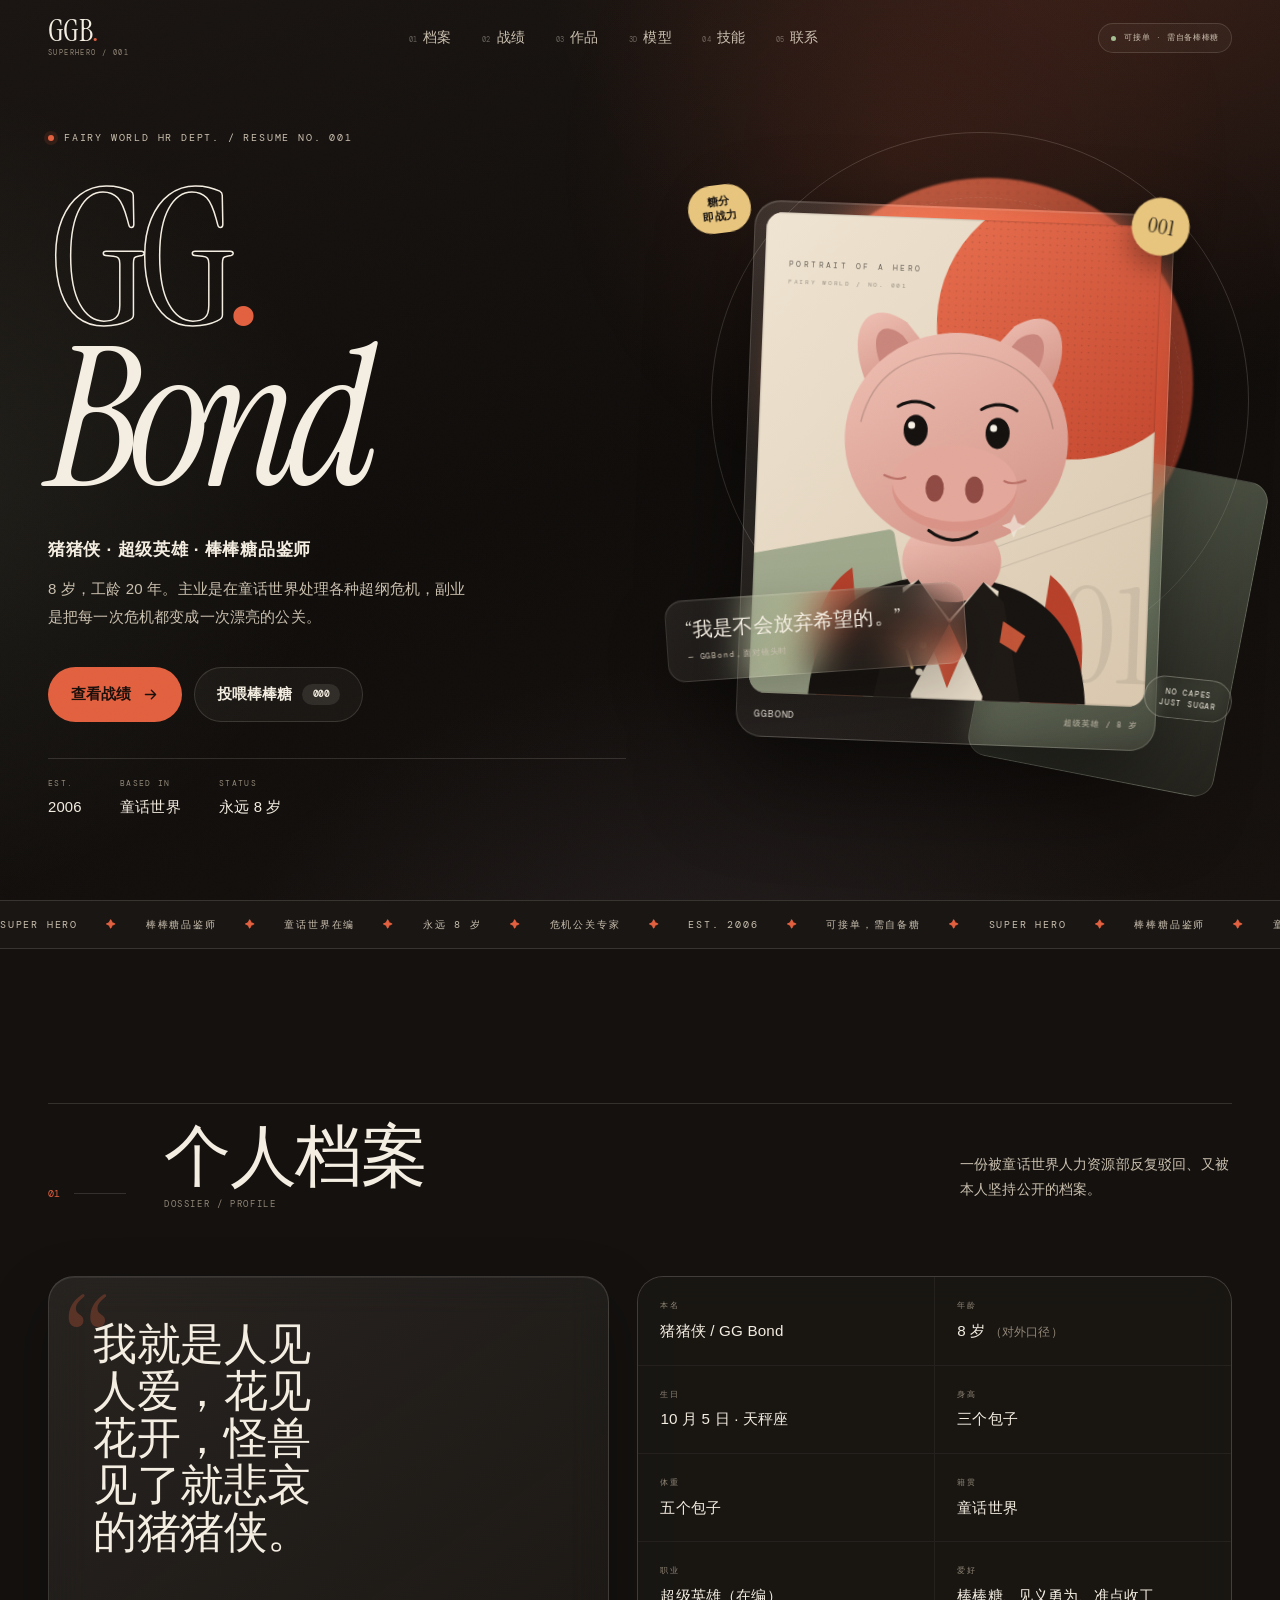
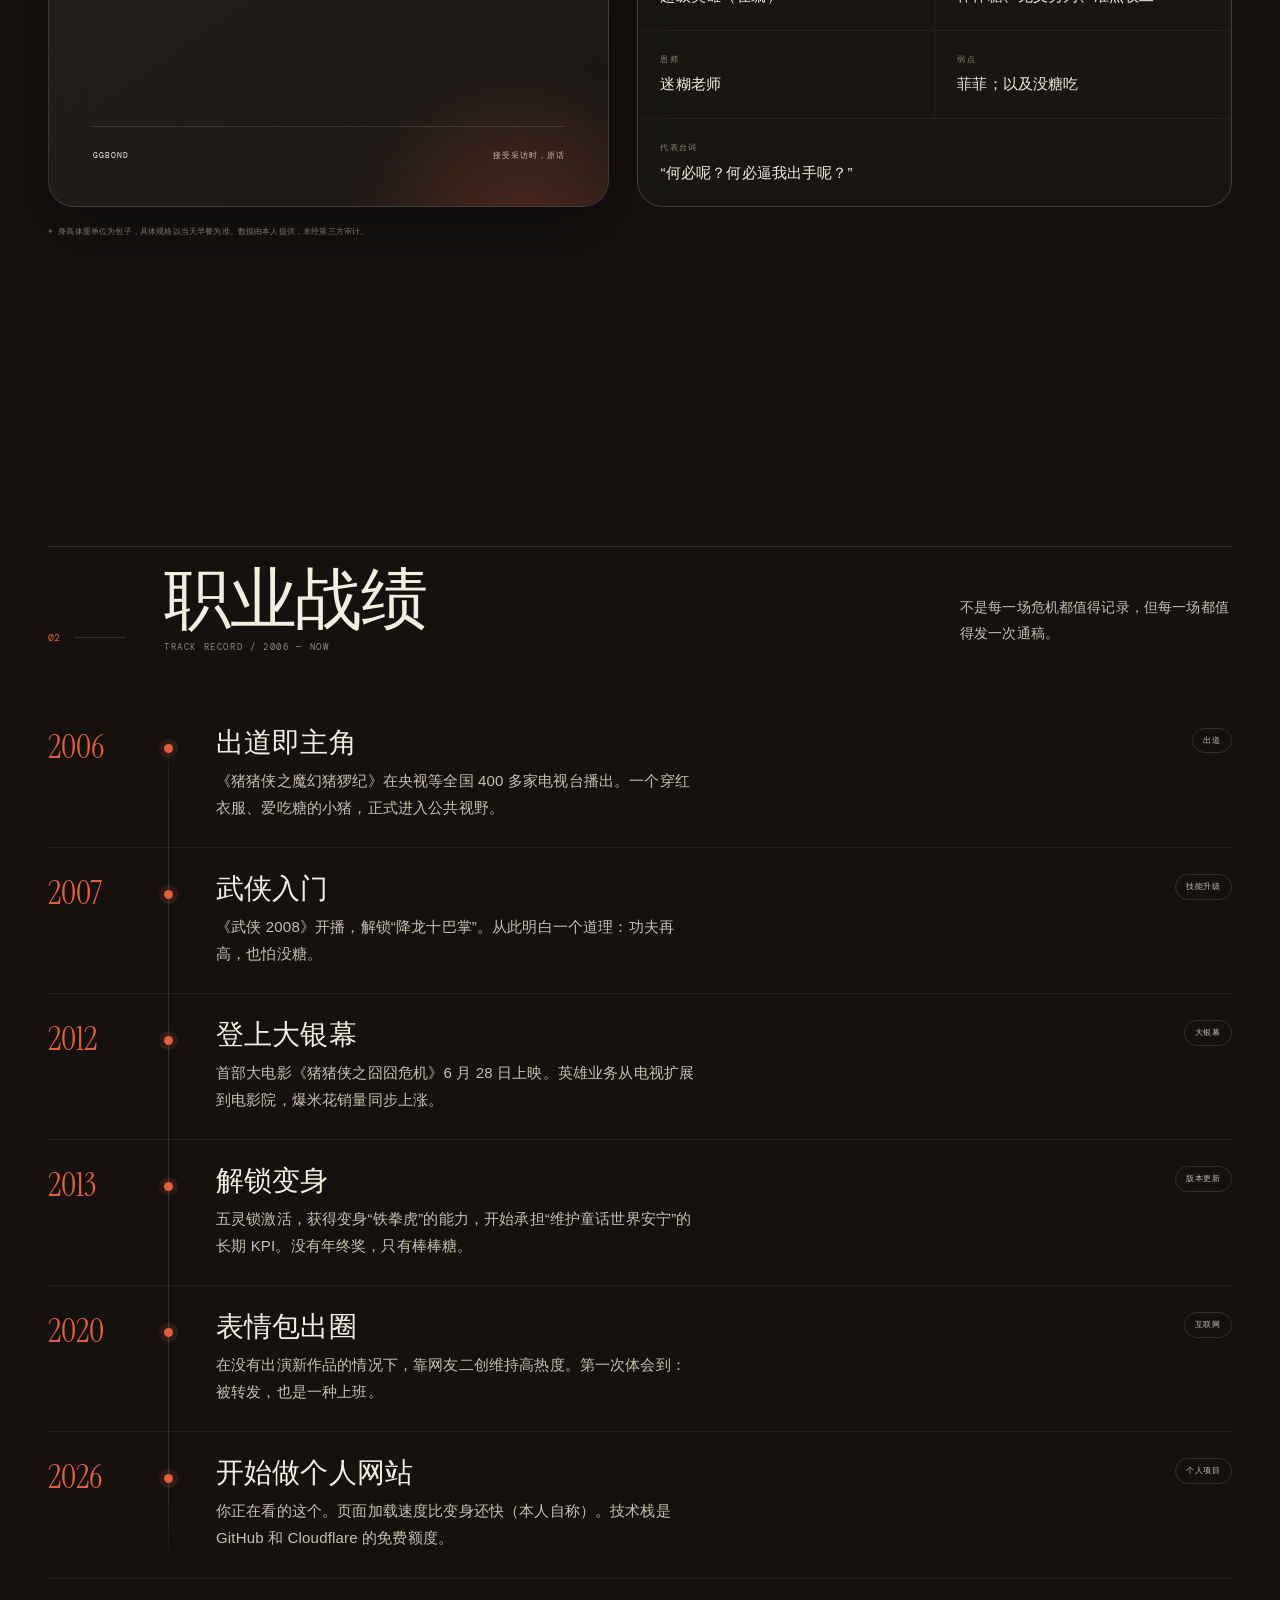
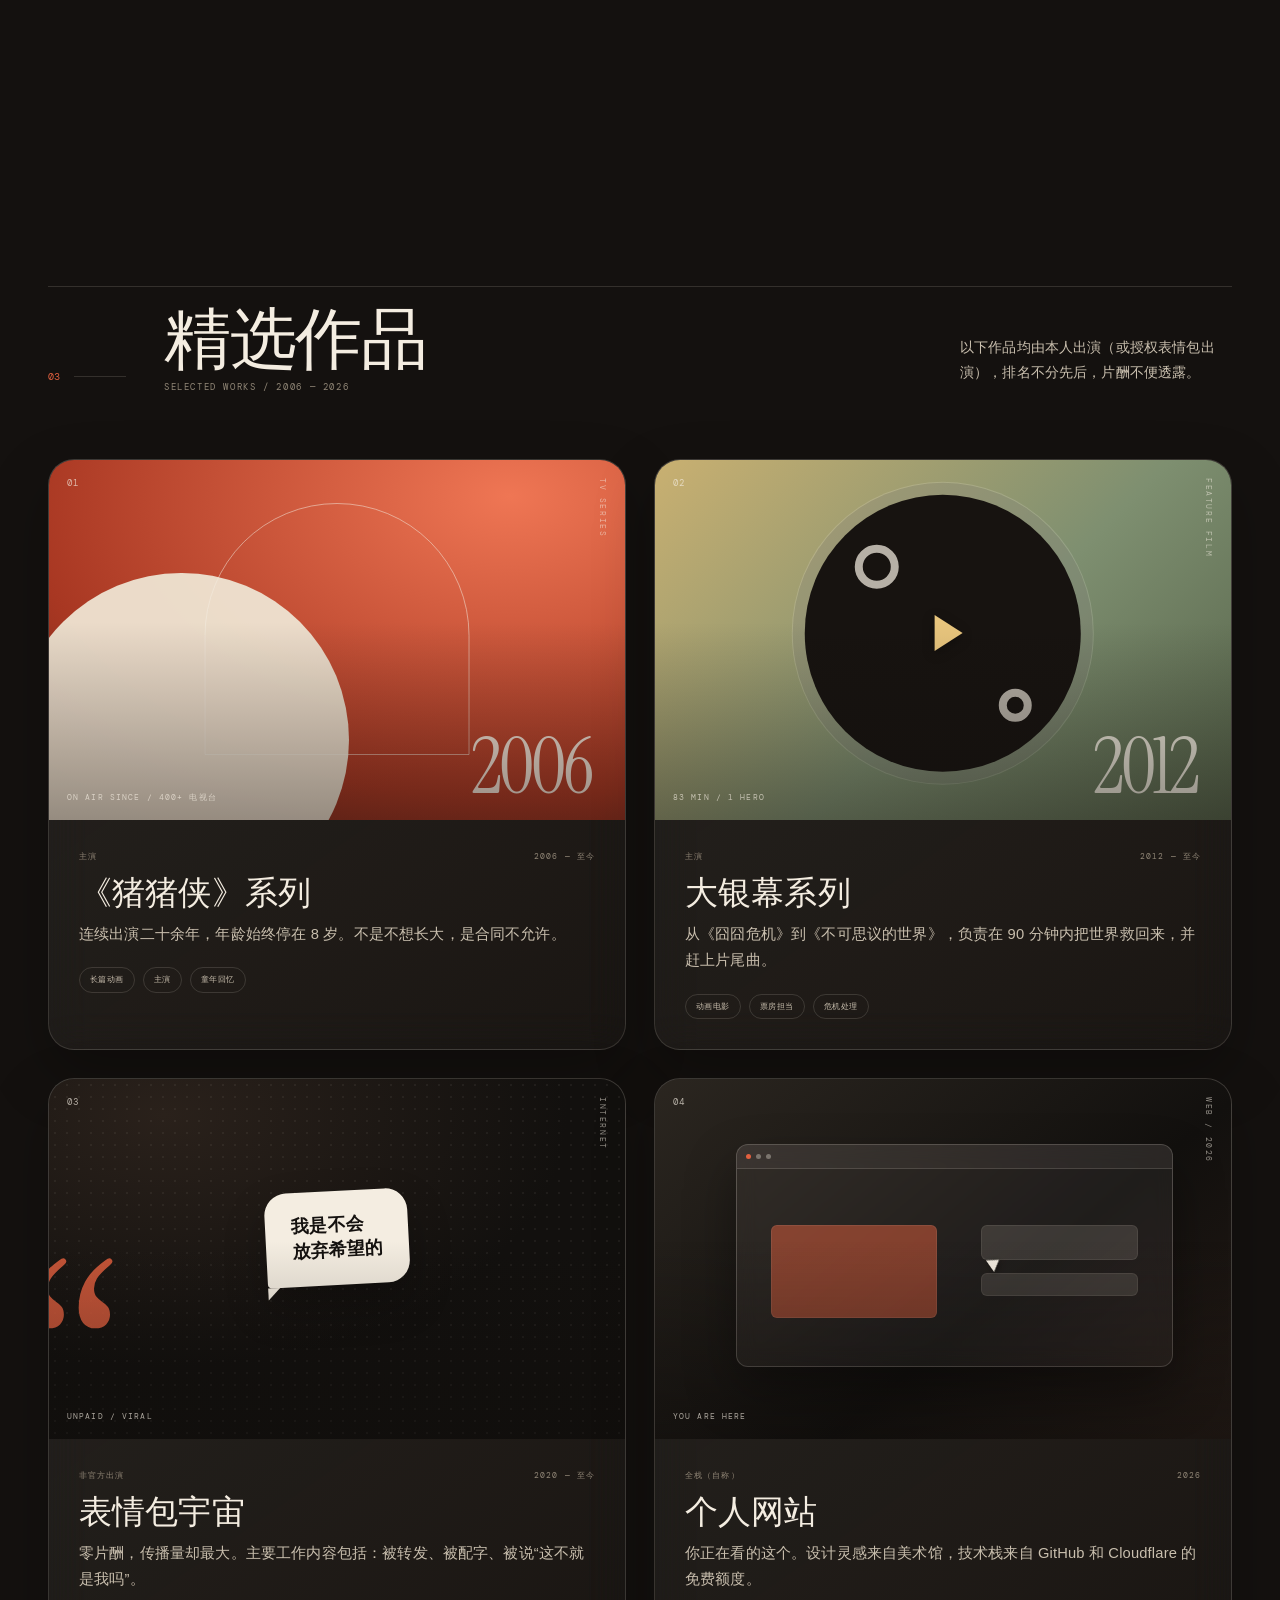
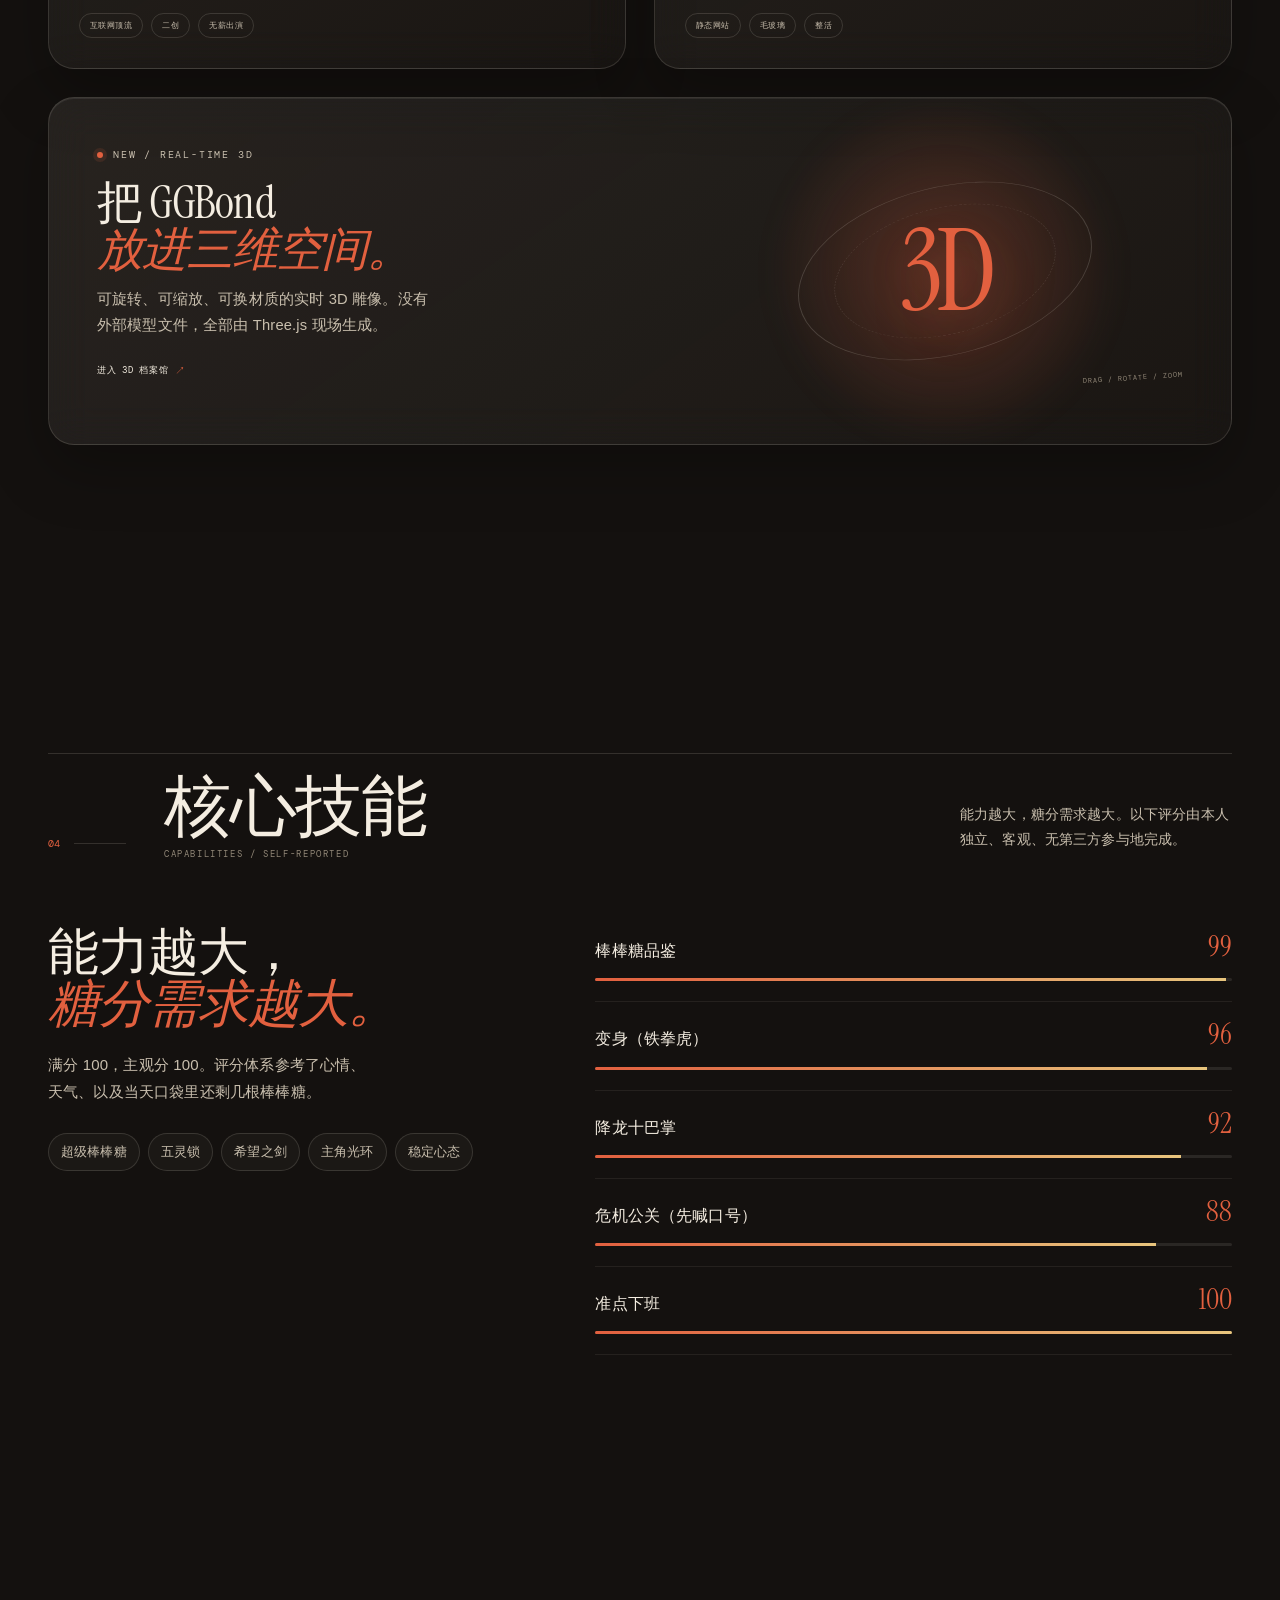
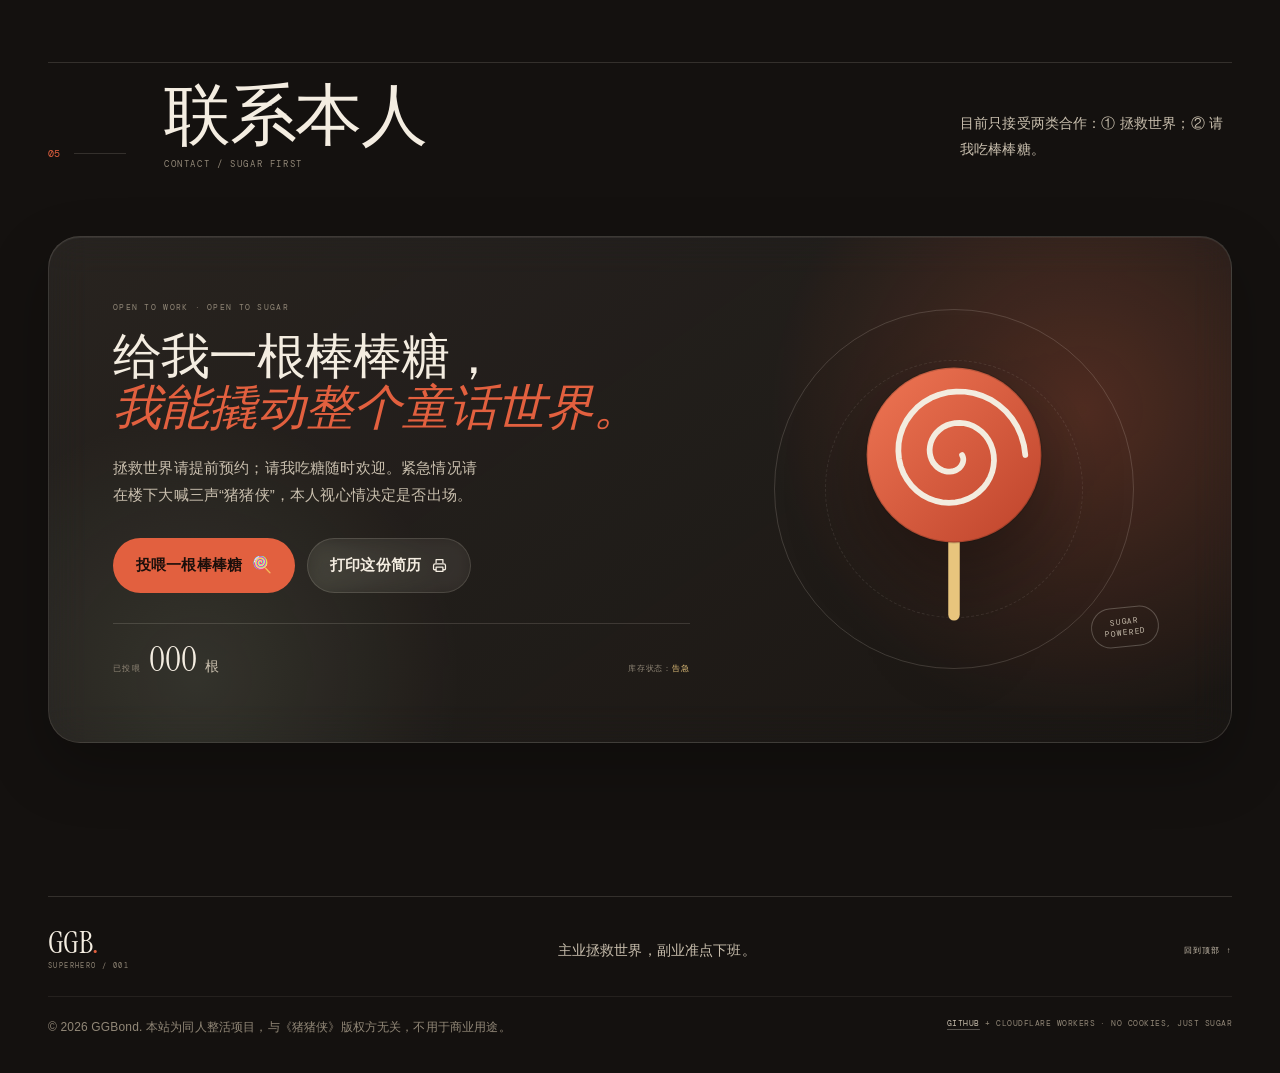
<file: index.html>
<!DOCTYPE html>
<html lang="zh-CN" class="no-js">
<head>
  <meta charset="UTF-8">
  <meta name="viewport" content="width=device-width, initial-scale=1.0">
  <title>GGBond — 童话世界在编超级英雄｜个人简历</title>
  <meta name="description" content="GGBond（猪猪侠）的个人简历：8 岁，工龄 20 年，主业拯救世界，副业准点下班。一个用 HTML、毛玻璃和棒棒糖做出来的同人整活网站。">
  <meta name="author" content="GGBond">
  <meta name="theme-color" content="#14110f">
  <meta name="color-scheme" content="dark">
  <link rel="canonical" href="https://ggbond-portfolio.uk2023usa2022.workers.dev/">

  <meta property="og:title" content="GGBond — 童话世界在编超级英雄">
  <meta property="og:description" content="8 岁，工龄 20 年。主业拯救世界，副业准点下班。">
  <meta property="og:type" content="website">
  <meta property="og:url" content="https://ggbond-portfolio.uk2023usa2022.workers.dev/">
  <meta property="og:image" content="https://ggbond-portfolio.uk2023usa2022.workers.dev/og.png">
  <meta property="og:image:width" content="1200">
  <meta property="og:image:height" content="630">
  <meta name="twitter:card" content="summary_large_image">
  <meta name="twitter:title" content="GGBond — 童话世界在编超级英雄">
  <meta name="twitter:description" content="8 岁，工龄 20 年。主业拯救世界，副业准点下班。">
  <meta name="twitter:image" content="https://ggbond-portfolio.uk2023usa2022.workers.dev/og.png">

  <link rel="icon" href="favicon.svg" type="image/svg+xml">
  <link rel="manifest" href="site.webmanifest">
  <link rel="preload" href="assets/fonts/instrument-serif-400.woff2" as="font" type="font/woff2" crossorigin>
  <link rel="preload" href="assets/fonts/instrument-serif-400-italic.woff2" as="font" type="font/woff2" crossorigin>
  <link rel="stylesheet" href="styles.css">
  <script>document.documentElement.classList.remove('no-js');document.documentElement.classList.add('js');</script>

  <script type="application/ld+json">
  {
    "@context": "https://schema.org",
    "@type": "Person",
    "name": "GGBond",
    "alternateName": "猪猪侠",
    "jobTitle": "超级英雄",
    "description": "童话世界在编超级英雄，棒棒糖品鉴师，永远 8 岁。",
    "url": "https://ggbond-portfolio.uk2023usa2022.workers.dev/",
    "knowsAbout": ["棒棒糖品鉴", "危机公关", "降龙十巴掌", "准点下班"]
  }
  </script>
</head>
<body>
  <a class="skip-link" href="#main">跳到主要内容</a>
  <div class="progress" aria-hidden="true"><span id="progressBar"></span></div>
  <div class="cursor-glow" aria-hidden="true"></div>
  <div class="grain" aria-hidden="true"></div>

  <header class="site-header" id="header">
    <div class="shell header-inner">
      <a class="brand" href="#top" aria-label="GGBond 首页">
        <span class="brand-mark">GGB<span class="brand-dot">.</span></span>
        <span class="brand-sub">SUPERHERO / 001</span>
      </a>

      <nav class="site-nav" id="siteNav" aria-label="主导航">
        <a href="#profile"><span>01</span>档案</a>
        <a href="#track"><span>02</span>战绩</a>
        <a href="#works"><span>03</span>作品</a>
        <a href="model.html"><span>3D</span>模型</a>
        <a href="#skills"><span>04</span>技能</a>
        <a href="#contact"><span>05</span>联系</a>
      </nav>

      <div class="header-right">
        <span class="status-pill"><span class="status-dot" aria-hidden="true"></span>可接单 · 需自备棒棒糖</span>
        <button class="nav-toggle" type="button" aria-expanded="false" aria-controls="siteNav" aria-label="打开菜单">
          <span></span><span></span>
        </button>
      </div>
    </div>
  </header>

  <main id="main">
    <div class="print-only print-head" aria-hidden="true">
      <span>GGBond · 个人简历</span>
      <span>童话世界 / 超级英雄 / 棒棒糖品鉴师 / 永远 8 岁</span>
    </div>

    <section class="hero shell" id="top" aria-labelledby="hero-title">
      <div class="hero-copy">
        <p class="eyebrow"><span class="eyebrow-dot" aria-hidden="true"></span>FAIRY WORLD HR DEPT. / RESUME NO. 001</p>

        <h1 class="hero-title" id="hero-title">
          <span class="hero-title-line"><span class="hero-title-outline">GG</span><span class="hero-title-dot">.</span></span>
          <span class="hero-title-line"><em>Bond</em></span>
        </h1>

        <div class="hero-intro">
          <p class="hero-kicker">猪猪侠 · 超级英雄 · 棒棒糖品鉴师</p>
          <p class="hero-lead">8 岁，工龄 20 年。主业是在童话世界处理各种超纲危机，副业是把每一次危机都变成一次漂亮的公关。</p>
        </div>

        <div class="hero-actions">
          <a class="btn btn--primary" href="#track">
            查看战绩
            <svg class="icon" viewBox="0 0 20 20" aria-hidden="true"><path d="M4 10h11M11 5l5 5-5 5" fill="none" stroke="currentColor" stroke-width="1.6" stroke-linecap="round" stroke-linejoin="round"/></svg>
          </a>
          <button class="btn btn--ghost" type="button" data-feed>
            投喂棒棒糖
            <span class="btn-count" data-count>000</span>
          </button>
        </div>

        <dl class="hero-meta">
          <div><dt>EST.</dt><dd>2006</dd></div>
          <div><dt>BASED IN</dt><dd>童话世界</dd></div>
          <div><dt>STATUS</dt><dd>永远 8 岁</dd></div>
        </dl>
      </div>

      <div class="hero-art">
        <div class="art-disc" aria-hidden="true"></div>
        <div class="art-ring" aria-hidden="true"></div>
        <div class="art-slab" aria-hidden="true"></div>

        <figure class="portrait">
          <span class="portrait-badge" aria-hidden="true">001</span>
          <div class="portrait-window">
            <svg viewBox="0 0 560 680" xmlns="http://www.w3.org/2000/svg" role="img" aria-label="GGBond 的复古肖像插画：一头穿着黑色西装、别着棒棒糖胸针的小猪，背后是珊瑚色圆形和鼠尾草绿色色块。" focusable="false">
              <defs>
                <linearGradient id="p-paper" x1="0" y1="0" x2="1" y2="1">
                  <stop offset="0" stop-color="#efe4d2"/>
                  <stop offset="1" stop-color="#d9c7ae"/>
                </linearGradient>
                <linearGradient id="p-skin" x1=".2" y1="0" x2=".8" y2="1">
                  <stop offset="0" stop-color="#edbcb0"/>
                  <stop offset="1" stop-color="#d39487"/>
                </linearGradient>
                <linearGradient id="p-coral" x1="0" y1="0" x2="1" y2="1">
                  <stop offset="0" stop-color="#ea7050"/>
                  <stop offset="1" stop-color="#bf432b"/>
                </linearGradient>
                <pattern id="p-dots" width="10" height="10" patternUnits="userSpaceOnUse">
                  <circle cx="2" cy="2" r="1.2" fill="#14110f" opacity=".35"/>
                </pattern>
                <clipPath id="p-clip">
                  <rect width="560" height="680" rx="18"/>
                </clipPath>
              </defs>

              <g clip-path="url(#p-clip)">
                <rect width="560" height="680" fill="url(#p-paper)"/>
                <circle cx="438" cy="142" r="192" fill="url(#p-coral)"/>
                <circle cx="438" cy="142" r="192" fill="url(#p-dots)" opacity=".5"/>
                <rect x="-96" y="472" width="330" height="330" rx="8" fill="#8d9c7e" opacity=".78" transform="rotate(-12 69 637)"/>
                <path d="M-20 604 L580 368" stroke="#14110f" stroke-opacity=".14" stroke-width="1.5"/>
                <path d="M-20 636 L580 400" stroke="#14110f" stroke-opacity=".1" stroke-width="1.5"/>

                <text x="34" y="76" font-family="DM Mono, monospace" font-size="11" letter-spacing="3.4" fill="#14110f" opacity=".58">PORTRAIT OF A HERO</text>
                <text x="34" y="100" font-family="DM Mono, monospace" font-size="9" letter-spacing="2.4" fill="#14110f" opacity=".4">FAIRY WORLD / NO. 001</text>
                <text x="430" y="648" font-family="Instrument Serif, serif" font-size="190" fill="#14110f" opacity=".08">01</text>

                <path d="M96 680 C82 590 94 532 140 498 L162 680 Z" fill="#b6402a"/>
                <path d="M464 680 C478 590 466 532 420 498 L398 680 Z" fill="#b6402a"/>

                <path d="M84 680 C92 566 156 506 280 506 C404 506 468 566 476 680 Z" fill="#171310"/>
                <ellipse cx="280" cy="484" rx="70" ry="58" fill="url(#p-skin)"/>

                <path d="M234 512 L280 566 L326 512 L348 524 L330 680 L230 680 L212 524 Z" fill="#e9ddc9"/>
                <path d="M280 566 L301 610 L280 664 L259 610 Z" fill="url(#p-coral)"/>
                <path d="M234 512 L280 572 L226 680 L176 680 L204 540 Z" fill="#1e1915"/>
                <path d="M326 512 L280 572 L334 680 L384 680 L356 540 Z" fill="#1e1915"/>
                <path d="M356 566 L388 586 L376 610 L352 596 Z" fill="#e2603f" opacity=".85"/>

                <path d="M147 231 C116 155 151 114 204 149 L239 190 Z" fill="url(#p-skin)"/>
                <path d="M413 231 C444 155 409 114 356 149 L321 190 Z" fill="url(#p-skin)"/>
                <path d="M168 208 C150 165 170 146 199 168 L219 193 Z" fill="#c9857b"/>
                <path d="M392 208 C410 165 390 146 361 168 L341 193 Z" fill="#c9857b"/>

                <ellipse cx="280" cy="312" rx="158" ry="151" fill="url(#p-skin)"/>
                <path d="M144 292 C158 226 206 190 280 190 C354 190 402 226 416 292" stroke="#14110f" stroke-opacity=".18" stroke-width="2" fill="none"/>

                <path d="M196 268 Q221 253 246 268" stroke="#14110f" stroke-width="4.5" stroke-linecap="round" fill="none"/>
                <path d="M314 268 Q339 253 364 268" stroke="#14110f" stroke-width="4.5" stroke-linecap="round" fill="none"/>
                <ellipse cx="222" cy="301" rx="17" ry="22" fill="#14110f"/>
                <ellipse cx="338" cy="301" rx="17" ry="22" fill="#14110f"/>
                <circle cx="216" cy="294" r="5" fill="#f7f0e4"/>
                <circle cx="332" cy="294" r="5" fill="#f7f0e4"/>

                <ellipse cx="280" cy="382" rx="88" ry="60" fill="#d99286"/>
                <ellipse cx="280" cy="374" rx="88" ry="54" fill="#e3a79a"/>
                <ellipse cx="252" cy="382" rx="13" ry="19" fill="#8f4a44"/>
                <ellipse cx="308" cy="382" rx="13" ry="19" fill="#8f4a44"/>
                <path d="M246 442 Q280 466 314 442" stroke="#14110f" stroke-width="4.5" stroke-linecap="round" fill="none"/>
                <path d="M180 366 q18 8 30 2" stroke="#b96f66" stroke-width="3" stroke-linecap="round" fill="none"/>
                <path d="M380 366 q-18 8 -30 2" stroke="#b96f66" stroke-width="3" stroke-linecap="round" fill="none"/>

                <circle cx="244" cy="604" r="5" fill="#e9ddc9"/>
                <circle cx="240" cy="642" r="5" fill="#e9ddc9"/>
                <g transform="translate(205 590) rotate(-18)">
                  <rect x="7" y="16" width="4" height="38" rx="2" fill="#e8c57d"/>
                  <circle cx="9" cy="10" r="14" fill="url(#p-coral)"/>
                  <path d="M9 10 m0 -8 a8 8 0 1 1 -0.1 0" fill="none" stroke="#f3ecdf" stroke-width="2"/>
                </g>
                <path d="M366 414 l5 12 12 5 -12 5 -5 12 -5 -12 -12 -5 12 -5Z" fill="#f3ecdf" opacity=".7"/>
              </g>

              <rect x="1" y="1" width="558" height="678" rx="17" fill="none" stroke="#14110f" stroke-opacity=".22"/>
            </svg>
          </div>
          <figcaption class="portrait-caption">
            <span class="portrait-name">GGBond</span>
            <span>超级英雄 / 8 岁</span>
          </figcaption>
        </figure>

        <blockquote class="hero-quote glass">
          <p>“我是不会放弃希望的。”</p>
          <cite>— GGBond，面对镜头时</cite>
        </blockquote>

        <span class="sticker sticker--butter" aria-hidden="true">糖分<br>即战力</span>
        <span class="sticker sticker--outline" aria-hidden="true">NO CAPES<br>JUST SUGAR</span>
      </div>
    </section>

    <div class="marquee" aria-hidden="true">
      <div class="marquee-track">
        <span>SUPER HERO <i>✦</i> 棒棒糖品鉴师 <i>✦</i> 童话世界在编 <i>✦</i> 永远 8 岁 <i>✦</i> 危机公关专家 <i>✦</i> EST. 2006 <i>✦</i> 可接单，需自备糖 <i>✦</i></span>
        <span>SUPER HERO <i>✦</i> 棒棒糖品鉴师 <i>✦</i> 童话世界在编 <i>✦</i> 永远 8 岁 <i>✦</i> 危机公关专家 <i>✦</i> EST. 2006 <i>✦</i> 可接单，需自备糖 <i>✦</i></span>
      </div>
    </div>

    <section class="section shell" id="profile" aria-labelledby="profile-title">
      <header class="section-head reveal">
        <div class="section-id"><span class="section-index">01</span><span class="section-rule" aria-hidden="true"></span></div>
        <div class="section-title-wrap">
          <h2 id="profile-title">个人档案</h2>
          <p class="section-en">DOSSIER / PROFILE</p>
        </div>
        <p class="section-note">一份被童话世界人力资源部反复驳回、又被本人坚持公开的档案。</p>
      </header>

      <div class="profile-grid">
        <div class="quote-card glass reveal">
          <span class="quote-mark" aria-hidden="true">“</span>
          <blockquote>我就是人见人爱，花见花开，怪兽见了就悲哀的猪猪侠。</blockquote>
          <div class="quote-foot">
            <span>GGBond</span>
            <span>接受采访时，原话</span>
          </div>
        </div>

        <dl class="facts reveal">
          <div class="fact"><dt>本名</dt><dd>猪猪侠 / GG Bond</dd></div>
          <div class="fact"><dt>年龄</dt><dd>8 岁 <span class="fact-note">（对外口径）</span></dd></div>
          <div class="fact"><dt>生日</dt><dd>10 月 5 日 · 天秤座</dd></div>
          <div class="fact"><dt>身高</dt><dd>三个包子</dd></div>
          <div class="fact"><dt>体重</dt><dd>五个包子</dd></div>
          <div class="fact"><dt>籍贯</dt><dd>童话世界</dd></div>
          <div class="fact"><dt>职业</dt><dd>超级英雄（在编）</dd></div>
          <div class="fact"><dt>爱好</dt><dd>棒棒糖、见义勇为、准点收工</dd></div>
          <div class="fact"><dt>恩师</dt><dd>迷糊老师</dd></div>
          <div class="fact"><dt>弱点</dt><dd>菲菲；以及没糖吃</dd></div>
          <div class="fact fact--wide"><dt>代表台词</dt><dd>“何必呢？何必逼我出手呢？”</dd></div>
        </dl>
      </div>

      <p class="footnote">* 身高体重单位为包子，具体规格以当天早餐为准。数据由本人提供，未经第三方审计。</p>
    </section>

    <section class="section shell" id="track" aria-labelledby="track-title">
      <header class="section-head reveal">
        <div class="section-id"><span class="section-index">02</span><span class="section-rule" aria-hidden="true"></span></div>
        <div class="section-title-wrap">
          <h2 id="track-title">职业战绩</h2>
          <p class="section-en">TRACK RECORD / 2006 — NOW</p>
        </div>
        <p class="section-note">不是每一场危机都值得记录，但每一场都值得发一次通稿。</p>
      </header>

      <ol class="timeline">
        <li class="timeline-item reveal">
          <div class="timeline-year">2006</div>
          <div class="timeline-body">
            <div>
              <h3>出道即主角</h3>
              <p>《猪猪侠之魔幻猪猡纪》在央视等全国 400 多家电视台播出。一个穿红衣服、爱吃糖的小猪，正式进入公共视野。</p>
            </div>
            <span class="tag">出道</span>
          </div>
        </li>
        <li class="timeline-item reveal">
          <div class="timeline-year">2007</div>
          <div class="timeline-body">
            <div>
              <h3>武侠入门</h3>
              <p>《武侠 2008》开播，解锁“降龙十巴掌”。从此明白一个道理：功夫再高，也怕没糖。</p>
            </div>
            <span class="tag">技能升级</span>
          </div>
        </li>
        <li class="timeline-item reveal">
          <div class="timeline-year">2012</div>
          <div class="timeline-body">
            <div>
              <h3>登上大银幕</h3>
              <p>首部大电影《猪猪侠之囧囧危机》6 月 28 日上映。英雄业务从电视扩展到电影院，爆米花销量同步上涨。</p>
            </div>
            <span class="tag">大银幕</span>
          </div>
        </li>
        <li class="timeline-item reveal">
          <div class="timeline-year">2013</div>
          <div class="timeline-body">
            <div>
              <h3>解锁变身</h3>
              <p>五灵锁激活，获得变身“铁拳虎”的能力，开始承担“维护童话世界安宁”的长期 KPI。没有年终奖，只有棒棒糖。</p>
            </div>
            <span class="tag">版本更新</span>
          </div>
        </li>
        <li class="timeline-item reveal">
          <div class="timeline-year">2020</div>
          <div class="timeline-body">
            <div>
              <h3>表情包出圈</h3>
              <p>在没有出演新作品的情况下，靠网友二创维持高热度。第一次体会到：被转发，也是一种上班。</p>
            </div>
            <span class="tag">互联网</span>
          </div>
        </li>
        <li class="timeline-item reveal">
          <div class="timeline-year">2026</div>
          <div class="timeline-body">
            <div>
              <h3>开始做个人网站</h3>
              <p>你正在看的这个。页面加载速度比变身还快（本人自称）。技术栈是 GitHub 和 Cloudflare 的免费额度。</p>
            </div>
            <span class="tag">个人项目</span>
          </div>
        </li>
      </ol>
    </section>

    <section class="section shell" id="works" aria-labelledby="works-title">
      <header class="section-head reveal">
        <div class="section-id"><span class="section-index">03</span><span class="section-rule" aria-hidden="true"></span></div>
        <div class="section-title-wrap">
          <h2 id="works-title">精选作品</h2>
          <p class="section-en">SELECTED WORKS / 2006 — 2026</p>
        </div>
        <p class="section-note">以下作品均由本人出演（或授权表情包出演），排名不分先后，片酬不便透露。</p>
      </header>

      <div class="works-grid">
        <article class="work-card glass reveal">
          <div class="work-cover work-cover--series">
            <span class="work-index">01</span>
            <span class="work-vertical">TV SERIES</span>
            <span class="cover-sun" aria-hidden="true"></span>
            <span class="cover-arch" aria-hidden="true"></span>
            <span class="cover-year" aria-hidden="true">2006</span>
            <span class="cover-caption">ON AIR SINCE / 400+ 电视台</span>
          </div>
          <div class="work-body">
            <div class="work-meta"><span>主演</span><span>2006 — 至今</span></div>
            <h3>《猪猪侠》系列</h3>
            <p>连续出演二十余年，年龄始终停在 8 岁。不是不想长大，是合同不允许。</p>
            <ul class="tags"><li>长篇动画</li><li>主演</li><li>童年回忆</li></ul>
          </div>
        </article>

        <article class="work-card glass reveal">
          <div class="work-cover work-cover--film">
            <span class="work-index">02</span>
            <span class="work-vertical">FEATURE FILM</span>
            <span class="cover-reel" aria-hidden="true"></span>
            <span class="cover-play" aria-hidden="true"></span>
            <span class="cover-year" aria-hidden="true">2012</span>
            <span class="cover-caption">83 MIN / 1 HERO</span>
          </div>
          <div class="work-body">
            <div class="work-meta"><span>主演</span><span>2012 — 至今</span></div>
            <h3>大银幕系列</h3>
            <p>从《囧囧危机》到《不可思议的世界》，负责在 90 分钟内把世界救回来，并赶上片尾曲。</p>
            <ul class="tags"><li>动画电影</li><li>票房担当</li><li>危机处理</li></ul>
          </div>
        </article>

        <article class="work-card glass reveal">
          <div class="work-cover work-cover--meme">
            <span class="work-index">03</span>
            <span class="work-vertical">INTERNET</span>
            <span class="cover-bigquote" aria-hidden="true">“</span>
            <span class="cover-bubble" aria-hidden="true">我是不会<br>放弃希望的</span>
            <span class="cover-caption">UNPAID / VIRAL</span>
          </div>
          <div class="work-body">
            <div class="work-meta"><span>非官方出演</span><span>2020 — 至今</span></div>
            <h3>表情包宇宙</h3>
            <p>零片酬，传播量却最大。主要工作内容包括：被转发、被配字、被说“这不就是我吗”。</p>
            <ul class="tags"><li>互联网顶流</li><li>二创</li><li>无薪出演</li></ul>
          </div>
        </article>

        <article class="work-card glass reveal">
          <div class="work-cover work-cover--web">
            <span class="work-index">04</span>
            <span class="work-vertical">WEB / 2026</span>
            <span class="cover-browser" aria-hidden="true">
              <span class="browser-bar"><i></i><i></i><i></i></span>
              <span class="browser-pane browser-pane--a"></span>
              <span class="browser-pane browser-pane--b"></span>
              <span class="browser-pane browser-pane--c"></span>
              <span class="browser-cursor"></span>
            </span>
            <span class="cover-caption">YOU ARE HERE</span>
          </div>
          <div class="work-body">
            <div class="work-meta"><span>全栈（自称）</span><span>2026</span></div>
            <h3>个人网站</h3>
            <p>你正在看的这个。设计灵感来自美术馆，技术栈来自 GitHub 和 Cloudflare 的免费额度。</p>
            <ul class="tags"><li>静态网站</li><li>毛玻璃</li><li>整活</li></ul>
          </div>
        </article>
      </div>

      <a class="model-teaser glass reveal" href="model.html" aria-labelledby="model-teaser-title">
        <div class="model-teaser-copy">
          <p class="eyebrow"><span class="eyebrow-dot" aria-hidden="true"></span>NEW / REAL-TIME 3D</p>
          <h3 id="model-teaser-title">把 GGBond<br><em>放进三维空间。</em></h3>
          <p>可旋转、可缩放、可换材质的实时 3D 雕像。没有外部模型文件，全部由 Three.js 现场生成。</p>
          <span class="model-teaser-link">进入 3D 档案馆 <span aria-hidden="true">↗</span></span>
        </div>
        <div class="model-teaser-art" aria-hidden="true">
          <span class="teaser-orbit"></span>
          <span class="teaser-core">3D</span>
          <span class="teaser-note">DRAG / ROTATE / ZOOM</span>
        </div>
      </a>
    </section>

    <section class="section shell" id="skills" aria-labelledby="skills-title">
      <header class="section-head reveal">
        <div class="section-id"><span class="section-index">04</span><span class="section-rule" aria-hidden="true"></span></div>
        <div class="section-title-wrap">
          <h2 id="skills-title">核心技能</h2>
          <p class="section-en">CAPABILITIES / SELF-REPORTED</p>
        </div>
        <p class="section-note">能力越大，糖分需求越大。以下评分由本人独立、客观、无第三方参与地完成。</p>
      </header>

      <div class="skills-grid">
        <div class="skills-aside reveal">
          <p class="big-line">能力越大，<br><em>糖分需求越大。</em></p>
          <p class="skills-copy">满分 100，主观分 100。评分体系参考了心情、天气、以及当天口袋里还剩几根棒棒糖。</p>
          <ul class="tool-chips" aria-label="常用工具">
            <li>超级棒棒糖</li>
            <li>五灵锁</li>
            <li>希望之剑</li>
            <li>主角光环</li>
            <li>稳定心态</li>
          </ul>
        </div>

        <div class="skill-list">
          <div class="skill reveal" style="--value:99%">
            <div class="skill-head"><span>棒棒糖品鉴</span><span class="skill-value">99</span></div>
            <div class="skill-bar" aria-hidden="true"><span></span></div>
          </div>
          <div class="skill reveal" style="--value:96%">
            <div class="skill-head"><span>变身（铁拳虎）</span><span class="skill-value">96</span></div>
            <div class="skill-bar" aria-hidden="true"><span></span></div>
          </div>
          <div class="skill reveal" style="--value:92%">
            <div class="skill-head"><span>降龙十巴掌</span><span class="skill-value">92</span></div>
            <div class="skill-bar" aria-hidden="true"><span></span></div>
          </div>
          <div class="skill reveal" style="--value:88%">
            <div class="skill-head"><span>危机公关（先喊口号）</span><span class="skill-value">88</span></div>
            <div class="skill-bar" aria-hidden="true"><span></span></div>
          </div>
          <div class="skill reveal" style="--value:100%">
            <div class="skill-head"><span>准点下班</span><span class="skill-value">100</span></div>
            <div class="skill-bar" aria-hidden="true"><span></span></div>
          </div>
        </div>
      </div>
    </section>

    <section class="section shell" id="contact" aria-labelledby="contact-title">
      <header class="section-head reveal">
        <div class="section-id"><span class="section-index">05</span><span class="section-rule" aria-hidden="true"></span></div>
        <div class="section-title-wrap">
          <h2 id="contact-title">联系本人</h2>
          <p class="section-en">CONTACT / SUGAR FIRST</p>
        </div>
        <p class="section-note">目前只接受两类合作：① 拯救世界；② 请我吃棒棒糖。</p>
      </header>

      <div class="contact-panel glass reveal">
        <div class="contact-copy">
          <p class="contact-kicker">OPEN TO WORK · OPEN TO SUGAR</p>
          <h3>给我一根棒棒糖，<br><em>我能撬动整个童话世界。</em></h3>
          <p class="contact-body">拯救世界请提前预约；请我吃糖随时欢迎。紧急情况请在楼下大喊三声“猪猪侠”，本人视心情决定是否出场。</p>

          <div class="contact-actions">
            <button class="btn btn--primary" type="button" data-feed>
              投喂一根棒棒糖
              <span class="btn-emoji" aria-hidden="true">🍭</span>
            </button>
            <button class="btn btn--ghost" type="button" data-print>
              打印这份简历
              <svg class="icon" viewBox="0 0 20 20" aria-hidden="true"><path d="M6 7V3h8v4M6 15H4a1 1 0 0 1-1-1v-4a2 2 0 0 1 2-2h10a2 2 0 0 1 2 2v4a1 1 0 0 1-1 1h-2M6 12h8v5H6z" fill="none" stroke="currentColor" stroke-width="1.5" stroke-linejoin="round"/></svg>
            </button>
          </div>

          <div class="feed-meter" aria-live="polite">
            <span class="feed-label">已投喂</span>
            <strong class="feed-number" data-count>000</strong>
            <span class="feed-unit">根</span>
            <span class="feed-hint">库存状态：<span data-stock>告急</span></span>
          </div>
        </div>

        <div class="contact-art" aria-hidden="true">
          <span class="contact-orbit"></span>
          <svg class="lollipop" viewBox="0 0 200 260" xmlns="http://www.w3.org/2000/svg">
            <defs>
              <linearGradient id="lolli" x1="0" y1="0" x2="1" y2="1">
                <stop offset="0" stop-color="#ef7654"/>
                <stop offset="1" stop-color="#be432b"/>
              </linearGradient>
            </defs>
            <rect x="95" y="152" width="10" height="92" rx="5" fill="#e8c57d"/>
            <circle cx="100" cy="100" r="76" fill="url(#lolli)"/>
            <circle cx="100" cy="100" r="76" fill="none" stroke="#14110f" stroke-opacity=".18" stroke-width="2"/>
            <path d="M 107.0 100.0 L 107.5 101.1 L 107.9 102.3 L 108.1 103.6 L 108.0 105.0 L 107.7 106.5 L 107.1 107.9 L 106.3 109.3 L 105.2 110.7 L 103.9 111.9 L 102.3 112.9 L 100.5 113.7 L 98.5 114.3 L 96.4 114.5 L 94.2 114.4 L 91.9 114.0 L 89.7 113.2 L 87.5 112.1 L 85.4 110.6 L 83.6 108.7 L 81.9 106.6 L 80.6 104.1 L 79.6 101.4 L 79.0 98.5 L 78.8 95.5 L 79.1 92.4 L 79.8 89.3 L 81.0 86.2 L 82.7 83.3 L 84.8 80.5 L 87.3 78.1 L 90.3 75.9 L 93.6 74.2 L 97.2 73.0 L 101.0 72.2 L 104.9 72.0 L 109.0 72.4 L 113.0 73.4 L 116.9 74.9 L 120.6 77.1 L 124.1 79.8 L 127.2 83.0 L 129.8 86.7 L 132.0 90.8 L 133.6 95.3 L 134.5 100.0 L 134.8 104.9 L 134.3 109.8 L 133.2 114.8 L 131.3 119.6 L 128.8 124.1 L 125.5 128.4 L 121.7 132.1 L 117.3 135.4 L 112.4 138.0 L 107.1 140.0 L 101.4 141.2 L 95.6 141.6 L 89.7 141.2 L 83.9 139.9 L 78.2 137.8 L 72.7 134.9 L 67.7 131.2 L 63.2 126.7 L 59.3 121.6 L 56.1 116.0 L 53.7 109.8 L 52.2 103.3 L 51.6 96.6 L 51.9 89.8 L 53.2 83.0 L 55.5 76.3 L 58.7 70.0 L 62.9 64.1 L 67.8 58.8 L 73.6 54.2 L 80.0 50.4 L 86.9 47.6 L 94.3 45.6 L 101.9 44.8 L 109.7 45.0 L 117.5 46.3 L 125.0 48.7 L 132.3 52.1 L 139.0 56.6 L 145.2 62.1 L 150.5 68.4 L 155.0 75.5 L 158.4 83.2 L 160.8 91.5 L 162.0 100.0" fill="none" stroke="#f3ecdf" stroke-width="5" stroke-linecap="round" stroke-linejoin="round"/>
          </svg>
          <span class="contact-stamp">SUGAR<br>POWERED</span>
        </div>
      </div>
      <p class="print-only print-disclaimer">本站为同人整活项目，与《猪猪侠》版权方无关，不用于商业用途。技术支持：GitHub + Cloudflare Workers，纯静态、无后端、无跟踪。</p>
    </section>
  </main>

  <footer class="site-footer shell">
    <div class="footer-top">
      <a class="brand" href="#top" aria-label="回到顶部">
        <span class="brand-mark">GGB<span class="brand-dot">.</span></span>
        <span class="brand-sub">SUPERHERO / 001</span>
      </a>
      <p>主业拯救世界，副业准点下班。</p>
      <a class="back-top" href="#top">回到顶部 <span aria-hidden="true">↑</span></a>
    </div>
    <div class="footer-bottom">
      <p>© <span data-year>2026</span> GGBond. 本站为同人整活项目，与《猪猪侠》版权方无关，不用于商业用途。</p>
      <p class="footer-build"><a href="https://github.com/senyufeng/ggbond-portfolio" target="_blank" rel="noopener noreferrer">GITHUB</a> + CLOUDFLARE WORKERS · NO COOKIES, JUST SUGAR</p>
    </div>
  </footer>

  <div class="toast" id="toast" role="status" aria-live="polite"></div>

  <script src="script.js" defer></script>
</body>
</html>
</file>
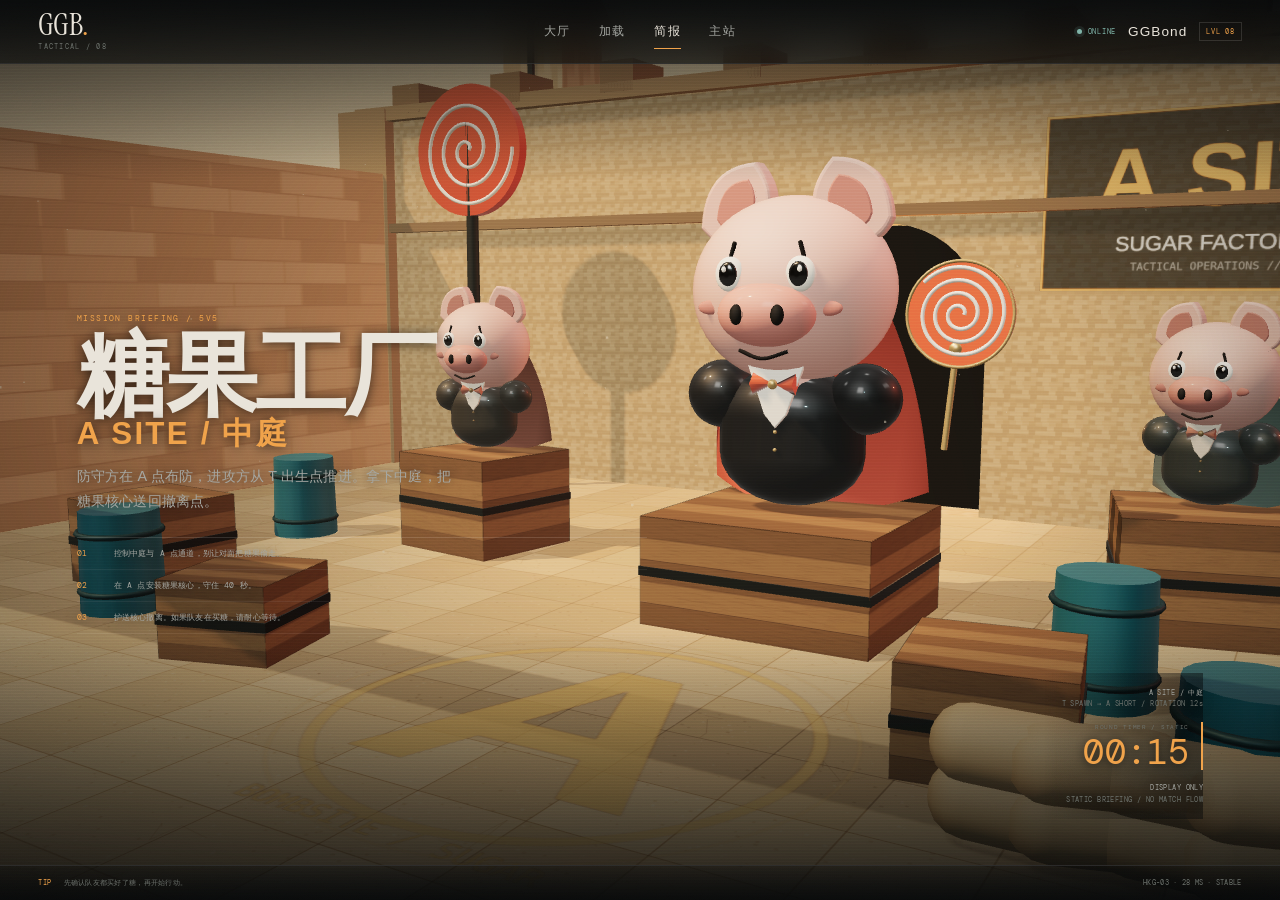
<file: briefing.html>
<!DOCTYPE html>
<html lang="zh-CN" class="no-js">
<head>
  <meta charset="UTF-8">
  <meta name="viewport" content="width=device-width, initial-scale=1.0">
  <title>行动简报 — GGBond Tactical</title>
  <meta name="description" content="GGBond 战术行动简报：CS2 风格的极简部署界面，糖果工厂 A 点与倒计时。">
  <meta name="author" content="GGBond">
  <meta name="theme-color" content="#0a0b0c">
  <meta name="color-scheme" content="dark">
  <link rel="canonical" href="https://ggbond-portfolio.uk2023usa2022.workers.dev/briefing.html">
  <link rel="icon" href="favicon.svg" type="image/svg+xml">
  <link rel="preload" href="assets/fonts/instrument-serif-400.woff2" as="font" type="font/woff2" crossorigin>
  <link rel="stylesheet" href="styles.css">
  <link rel="stylesheet" href="tactical.css">
  <script>document.documentElement.classList.remove('no-js');document.documentElement.classList.add('js');</script>
  <script type="importmap">
  {
    "imports": {
      "three": "./assets/vendor/three.module.min.js",
      "three/addons/": "./assets/vendor/"
    }
  }
  </script>
</head>
<body class="tac-page" data-screen="briefing">
  <a class="skip-link" href="#tacMain">跳到主要内容</a>
  <canvas id="tac-canvas" aria-hidden="true"></canvas>
  <div class="tac-vignette" aria-hidden="true"></div>
  <div class="tac-scanlines" aria-hidden="true"></div>
  <div class="grain" aria-hidden="true"></div>

  <div class="tac-boot" id="tacBoot" aria-hidden="true">
    <span class="tac-boot-line"></span>
    <span>INITIALIZING TACTICAL FEED</span>
  </div>

  <div class="tac-ui">
    <header class="tac-topbar">
      <a class="tac-brand" href="index.html" aria-label="返回 GGBond 主站">
        <span class="tac-brand-mark">GGB<span>.</span></span>
        <span class="tac-brand-sub">TACTICAL / 08</span>
      </a>

      <nav class="tac-tabs" aria-label="展示页导航">
        <a href="lobby.html">大厅</a>
        <a href="loading.html">加载</a>
        <a href="briefing.html" class="is-active" aria-current="page">简报</a>
        <a href="index.html">主站</a>
      </nav>

      <div class="tac-user">
        <span class="tac-online"><i aria-hidden="true"></i>ONLINE</span>
        <span class="tac-user-name">GGBond</span>
        <span class="tac-user-level">LVL 08</span>
      </div>
    </header>

    <main id="tacMain" class="cs-briefing">
      <section class="cs-brief-copy" aria-label="任务目标">
        <p class="cs-kicker">MISSION BRIEFING / 5V5</p>
        <h1>糖果工厂<br><em>A SITE / 中庭</em></h1>
        <p class="cs-brief-desc">防守方在 A 点布防，进攻方从 T 出生点推进。拿下中庭，把糖果核心送回撤离点。</p>

        <ol class="cs-objectives">
          <li><span>01</span><span>控制中庭与 A 点通道，别让对面把糖果偷走。</span></li>
          <li><span>02</span><span>在 A 点安装糖果核心，守住 40 秒。</span></li>
          <li><span>03</span><span>护送核心撤离。如果队友在买糖，请耐心等待。</span></li>
        </ol>
      </section>

      <aside class="cs-brief-actions" aria-label="展示信息">
        <p class="cs-brief-site">A SITE / 中庭<br><span>T SPAWN → A SHORT / ROTATION 12s</span></p>
        <div class="cs-countdown">
          <span>ROUND TIMER / STATIC</span>
          <strong id="countdown">00:15</strong>
        </div>
        <p class="cs-brief-note">DISPLAY ONLY<br><span>STATIC BRIEFING / NO MATCH FLOW</span></p>
      </aside>
    </main>

    <footer class="cs-footer-line">
      <span><b>TIP</b> 先确认队友都买好了糖，再开始行动。</span>
      <span>HKG-03 · 28 MS · STABLE</span>
    </footer>
  </div>

  <script type="module" src="tactical.js"></script>
  <script>window.setTimeout(function(){var b=document.getElementById('tacBoot');if(b)b.classList.add('is-hidden');},9000);</script>
</body>
</html>
</file>
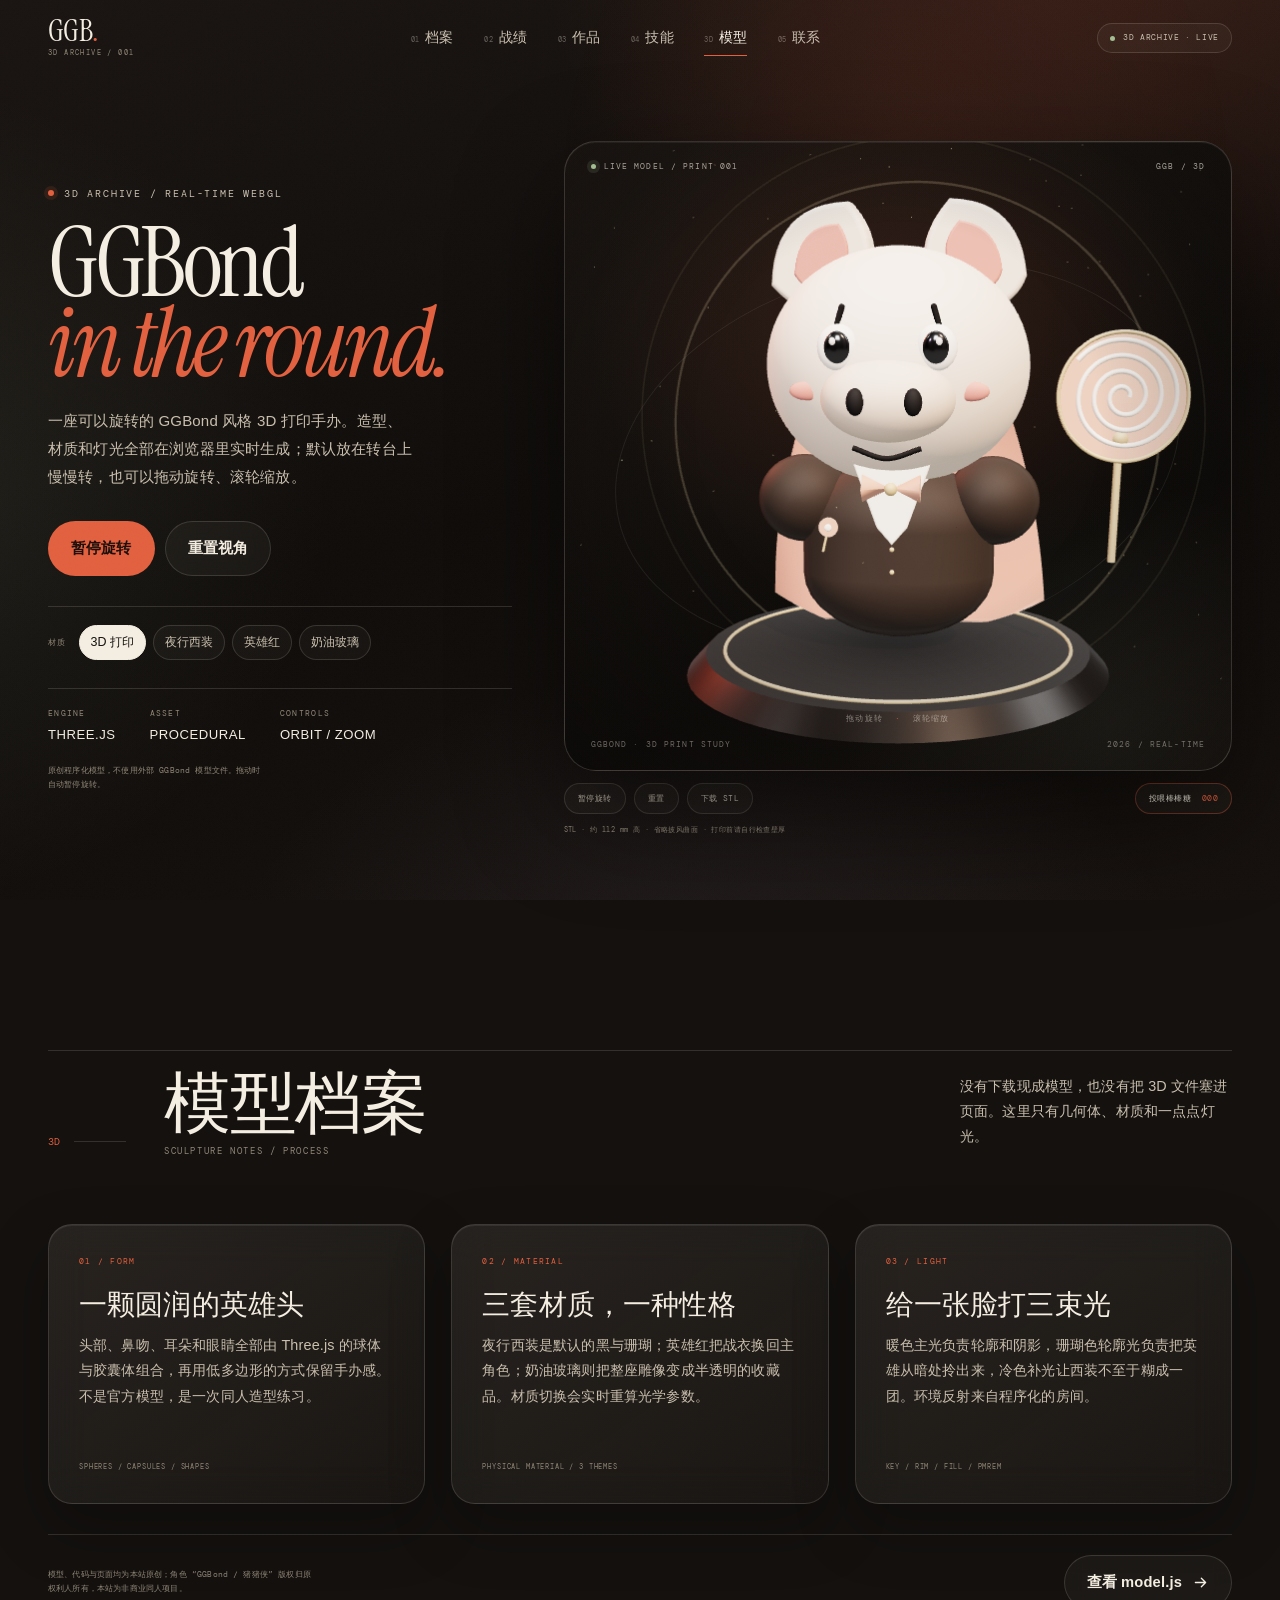
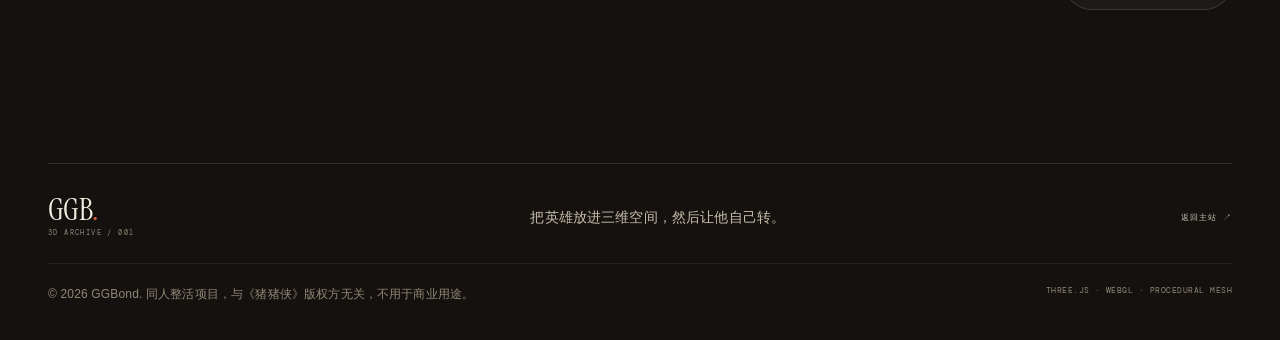
<file: model.html>
<!DOCTYPE html>
<html lang="zh-CN" class="no-js">
<head>
  <meta charset="UTF-8">
  <meta name="viewport" content="width=device-width, initial-scale=1.0">
  <title>GGBond 3D 档案馆 — 实时雕塑 / GGBond</title>
  <meta name="description" content="GGBond 的实时 3D 档案馆：一座可以旋转、缩放、切换材质的原创 Three.js 程序化雕像。">
  <meta name="author" content="GGBond">
  <meta name="theme-color" content="#14110f">
  <meta name="color-scheme" content="dark">
  <link rel="canonical" href="https://ggbond-portfolio.uk2023usa2022.workers.dev/model.html">

  <meta property="og:title" content="GGBond 3D 档案馆 — 实时雕塑">
  <meta property="og:description" content="拖动、旋转、换材质。一座完全由 Three.js 现场生成的 GGBond 风格 3D 雕像。">
  <meta property="og:type" content="website">
  <meta property="og:url" content="https://ggbond-portfolio.uk2023usa2022.workers.dev/model.html">
  <meta property="og:image" content="https://ggbond-portfolio.uk2023usa2022.workers.dev/og.png">
  <meta property="og:image:width" content="1200">
  <meta property="og:image:height" content="630">
  <meta name="twitter:card" content="summary_large_image">
  <meta name="twitter:title" content="GGBond 3D 档案馆 — 实时雕塑">
  <meta name="twitter:description" content="拖动、旋转、换材质。一座完全由 Three.js 现场生成的 GGBond 风格 3D 雕像。">
  <meta name="twitter:image" content="https://ggbond-portfolio.uk2023usa2022.workers.dev/og.png">

  <link rel="icon" href="favicon.svg" type="image/svg+xml">
  <link rel="manifest" href="site.webmanifest">
  <link rel="preload" href="assets/fonts/instrument-serif-400.woff2" as="font" type="font/woff2" crossorigin>
  <link rel="preload" href="assets/fonts/instrument-serif-400-italic.woff2" as="font" type="font/woff2" crossorigin>
  <link rel="stylesheet" href="styles.css">
  <link rel="stylesheet" href="model.css">
  <script>document.documentElement.classList.remove('no-js');document.documentElement.classList.add('js');</script>

  <script type="importmap">
  {
    "imports": {
      "three": "./assets/vendor/three.module.min.js",
      "three/addons/": "./assets/vendor/"
    }
  }
  </script>
</head>
<body class="model-page" data-page="model">
  <a class="skip-link" href="#main">跳到主要内容</a>
  <div class="progress" aria-hidden="true"><span id="progressBar"></span></div>
  <div class="cursor-glow" aria-hidden="true"></div>
  <div class="grain" aria-hidden="true"></div>

  <header class="site-header" id="header">
    <div class="shell header-inner">
      <a class="brand" href="index.html" aria-label="GGBond 首页">
        <span class="brand-mark">GGB<span class="brand-dot">.</span></span>
        <span class="brand-sub">3D ARCHIVE / 001</span>
      </a>

      <nav class="site-nav" id="siteNav" aria-label="主导航">
        <a href="index.html#profile"><span>01</span>档案</a>
        <a href="index.html#track"><span>02</span>战绩</a>
        <a href="index.html#works"><span>03</span>作品</a>
        <a href="index.html#skills"><span>04</span>技能</a>
        <a href="model.html" class="is-active" aria-current="page"><span>3D</span>模型</a>
        <a href="index.html#contact"><span>05</span>联系</a>
      </nav>

      <div class="header-right">
        <span class="status-pill"><span class="status-dot" aria-hidden="true"></span>3D ARCHIVE · LIVE</span>
        <button class="nav-toggle" type="button" aria-expanded="false" aria-controls="siteNav" aria-label="打开菜单">
          <span></span><span></span>
        </button>
      </div>
    </div>
  </header>

  <main id="main" class="model-main">
    <section class="model-hero shell" aria-label="GGBond 实时 3D 模型展示">
      <div class="model-copy reveal">
        <p class="eyebrow"><span class="eyebrow-dot" aria-hidden="true"></span>3D ARCHIVE / REAL-TIME WEBGL</p>
        <h1>GGBond<br><em>in the round.</em></h1>
        <p class="model-lead">一座可以旋转的 GGBond 风格 3D 打印手办。造型、材质和灯光全部在浏览器里实时生成；默认放在转台上慢慢转，也可以拖动旋转、滚轮缩放。</p>

        <div class="model-actions">
          <button class="btn btn--primary" type="button" data-action="rotate" aria-pressed="true">暂停旋转</button>
          <button class="btn btn--ghost" type="button" data-action="reset">重置视角</button>
        </div>

        <div class="theme-switcher" role="group" aria-label="选择材质主题">
          <span class="theme-label">材质</span>
          <button type="button" data-theme="print" class="is-active" aria-pressed="true">3D 打印</button>
          <button type="button" data-theme="night" aria-pressed="false">夜行西装</button>
          <button type="button" data-theme="hero" aria-pressed="false">英雄红</button>
          <button type="button" data-theme="glass" aria-pressed="false">奶油玻璃</button>
        </div>

        <dl class="model-stats">
          <div><dt>ENGINE</dt><dd>THREE.JS</dd></div>
          <div><dt>ASSET</dt><dd>PROCEDURAL</dd></div>
          <div><dt>CONTROLS</dt><dd>ORBIT / ZOOM</dd></div>
        </dl>

        <p class="model-note">原创程序化模型，不使用外部 GGBond 模型文件。拖动时自动暂停旋转。</p>
      </div>

      <div class="viewer reveal">
        <div class="viewer-frame" id="viewerFrame">
          <canvas id="ggb-canvas" role="img" aria-label="可旋转的 GGBond 风格 3D 雕像：穿西装的粉色小猪，旁边悬浮着一根棒棒糖"></canvas>

          <div class="viewer-top" aria-hidden="true">
            <span><span class="live-dot"></span>LIVE MODEL / PRINT 001</span>
            <span>GGB / 3D</span>
          </div>

          <div class="viewer-loading" id="viewerLoading">
            <span class="viewer-spinner" aria-hidden="true"></span>
            <span>LOADING SCULPTURE</span>
          </div>

          <div class="viewer-fallback" id="viewerFallback" hidden>
            <strong>这台设备暂时没有启用 WebGL。</strong>
            <span>你仍然可以回首页查看 2D 肖像，或换一个支持 WebGL 的浏览器再来。</span>
            <a class="btn btn--ghost" href="index.html#profile">查看 2D 档案</a>
          </div>

          <div class="viewer-hint" aria-hidden="true">拖动旋转 <span>·</span> 滚轮缩放</div>
          <div class="viewer-caption" aria-hidden="true">
            <span>GGBOND · 3D PRINT STUDY</span>
            <span>2026 / REAL-TIME</span>
          </div>
        </div>

        <div class="viewer-controls" role="group" aria-label="3D 视图控制">
          <button class="viewer-btn" type="button" data-action="rotate" aria-pressed="true">自动旋转</button>
          <button class="viewer-btn" type="button" data-action="reset">重置</button>
          <button class="viewer-btn" type="button" data-download="stl">下载 STL</button>
          <button class="viewer-btn viewer-btn--feed" type="button" data-feed>投喂棒棒糖 <span data-count>000</span></button>
        </div>
        <p class="viewer-format">STL · 约 112 mm 高 · 省略披风曲面 · 打印前请自行检查壁厚</p>
      </div>
    </section>

    <section class="model-archive section shell" aria-label="模型档案">
      <header class="section-head reveal">
        <div class="section-id"><span class="section-index">3D</span><span class="section-rule" aria-hidden="true"></span></div>
        <div class="section-title-wrap">
          <h2>模型档案</h2>
          <p class="section-en">SCULPTURE NOTES / PROCESS</p>
        </div>
        <p class="section-note">没有下载现成模型，也没有把 3D 文件塞进页面。这里只有几何体、材质和一点点灯光。</p>
      </header>

      <div class="archive-grid">
        <article class="archive-card glass reveal">
          <span class="archive-index">01 / FORM</span>
          <h3>一颗圆润的英雄头</h3>
          <p>头部、鼻吻、耳朵和眼睛全部由 Three.js 的球体与胶囊体组合，再用低多边形的方式保留手办感。不是官方模型，是一次同人造型练习。</p>
          <span class="archive-meta">SPHERES / CAPSULES / SHAPES</span>
        </article>
        <article class="archive-card glass reveal">
          <span class="archive-index">02 / MATERIAL</span>
          <h3>三套材质，一种性格</h3>
          <p>夜行西装是默认的黑与珊瑚；英雄红把战衣换回主角色；奶油玻璃则把整座雕像变成半透明的收藏品。材质切换会实时重算光学参数。</p>
          <span class="archive-meta">PHYSICAL MATERIAL / 3 THEMES</span>
        </article>
        <article class="archive-card glass reveal">
          <span class="archive-index">03 / LIGHT</span>
          <h3>给一张脸打三束光</h3>
          <p>暖色主光负责轮廓和阴影，珊瑚色轮廓光负责把英雄从暗处拎出来，冷色补光让西装不至于糊成一团。环境反射来自程序化的房间。</p>
          <span class="archive-meta">KEY / RIM / FILL / PMREM</span>
        </article>
      </div>

      <div class="archive-footer reveal">
        <p>模型、代码与页面均为本站原创；角色 “GGBond / 猪猪侠” 版权归原权利人所有，本站为非商业同人项目。</p>
        <a class="btn btn--ghost" href="https://github.com/senyufeng/ggbond-portfolio/blob/main/model.js" target="_blank" rel="noopener noreferrer">
          查看 model.js
          <svg class="icon" viewBox="0 0 20 20" aria-hidden="true"><path d="M4 10h11M11 5l5 5-5 5" fill="none" stroke="currentColor" stroke-width="1.6" stroke-linecap="round" stroke-linejoin="round"/></svg>
        </a>
      </div>
    </section>
  </main>

  <footer class="site-footer shell">
    <div class="footer-top">
      <a class="brand" href="index.html" aria-label="回到首页">
        <span class="brand-mark">GGB<span class="brand-dot">.</span></span>
        <span class="brand-sub">3D ARCHIVE / 001</span>
      </a>
      <p>把英雄放进三维空间，然后让他自己转。</p>
      <a class="back-top" href="index.html">返回主站 <span aria-hidden="true">↗</span></a>
    </div>
    <div class="footer-bottom">
      <p>© <span data-year>2026</span> GGBond. 同人整活项目，与《猪猪侠》版权方无关，不用于商业用途。</p>
      <p class="footer-build">THREE.JS · WEBGL · PROCEDURAL MESH</p>
    </div>
  </footer>

  <div class="toast" id="toast" role="status" aria-live="polite"></div>

  <script src="script.js" defer></script>
  <script type="module" src="model.js"></script>
</body>
</html>
</file>
<file: styles.css>
/* ==========================================================================
   GGBond — personal site
   Pure CSS. No framework, no build step, no tracking.
   ========================================================================== */

@font-face {
  font-family: "Instrument Serif";
  src: url("assets/fonts/instrument-serif-400.woff2") format("woff2");
  font-weight: 400;
  font-style: normal;
  font-display: swap;
}

@font-face {
  font-family: "Instrument Serif";
  src: url("assets/fonts/instrument-serif-400-italic.woff2") format("woff2");
  font-weight: 400;
  font-style: italic;
  font-display: swap;
}

@font-face {
  font-family: "DM Mono";
  src: url("assets/fonts/dm-mono-300.woff2") format("woff2");
  font-weight: 300;
  font-style: normal;
  font-display: swap;
}

@font-face {
  font-family: "DM Mono";
  src: url("assets/fonts/dm-mono-400.woff2") format("woff2");
  font-weight: 400;
  font-style: normal;
  font-display: swap;
}

:root {
  --ink: #14110f;
  --ink-soft: #1b1714;
  --paper: #f4ede1;
  --paper-dim: #c9bfae;
  --paper-faint: #918777;

  --coral: #e2603f;
  --coral-bright: #ef7654;
  --butter: #e8c57d;
  --sage: #8fa084;
  --lilac: #b3a5c4;

  --line: rgba(244, 237, 225, 0.14);
  --line-soft: rgba(244, 237, 225, 0.075);
  --glass: rgba(244, 237, 225, 0.055);
  --glass-strong: rgba(244, 237, 225, 0.09);

  --serif: "Instrument Serif", "Bodoni 72", Didot, "Playfair Display", "Songti SC", "STSong", "SimSun", serif;
  --sans: "Avenir Next", "Helvetica Neue", "Segoe UI", "PingFang SC", "HarmonyOS Sans SC", "Microsoft YaHei", sans-serif;
  --mono: "DM Mono", "Cascadia Code", "SFMono-Regular", Consolas, monospace;

  --shell: 1240px;
  --gutter: clamp(20px, 4vw, 48px);
  --header-h: 76px;
  --radius: 26px;
  --ease: cubic-bezier(0.22, 0.61, 0.36, 1);
}

*,
*::before,
*::after {
  box-sizing: border-box;
}

html {
  scroll-behavior: smooth;
  -webkit-text-size-adjust: 100%;
}

body {
  min-height: 100vh;
  margin: 0;
  overflow-x: hidden;
  background-color: var(--ink);
  background-image:
    radial-gradient(75vw 60vw at 88% -10%, rgba(226, 96, 63, 0.18), transparent 62%),
    radial-gradient(55vw 50vw at -10% 55%, rgba(143, 160, 132, 0.13), transparent 65%),
    radial-gradient(60vw 45vw at 55% 115%, rgba(179, 165, 196, 0.1), transparent 65%),
    linear-gradient(165deg, #1a1512 0%, #100d0b 52%, #16110e 100%);
  background-attachment: fixed;
  color: var(--paper);
  font-family: var(--sans);
  font-size: 16px;
  line-height: 1.7;
  letter-spacing: 0.01em;
  text-rendering: optimizeLegibility;
  -webkit-font-smoothing: antialiased;
}

::selection {
  background: var(--coral);
  color: var(--ink);
}

h1,
h2,
h3,
p,
figure,
blockquote,
dl,
dd,
ul,
ol {
  margin: 0;
}

ul,
ol {
  padding: 0;
  list-style: none;
}

a {
  color: inherit;
  text-decoration: none;
}

button {
  font: inherit;
  color: inherit;
}

img,
svg {
  max-width: 100%;
}

:focus-visible {
  outline: 2px solid var(--coral);
  outline-offset: 4px;
}

section[id] {
  scroll-margin-top: calc(var(--header-h) + 24px);
}

main,
.site-header,
.site-footer {
  position: relative;
  z-index: 2;
}

.shell {
  width: min(var(--shell), calc(100% - var(--gutter) * 2));
  margin-inline: auto;
}

.skip-link {
  position: fixed;
  top: 14px;
  left: 14px;
  z-index: 10002;
  padding: 10px 16px;
  border-radius: 999px;
  background: var(--paper);
  color: var(--ink);
  font-size: 0.85rem;
  transform: translateY(-180%);
  transition: transform 0.2s ease;
}

.skip-link:focus {
  transform: translateY(0);
}

/* --------------------------------------------------------------------------
   Fixed atmosphere
   -------------------------------------------------------------------------- */

.progress {
  position: fixed;
  inset: 0 0 auto;
  z-index: 200;
  height: 2px;
  pointer-events: none;
}

.progress span {
  display: block;
  width: 100%;
  height: 100%;
  background: linear-gradient(90deg, var(--coral), var(--butter));
  transform: scaleX(0);
  transform-origin: left center;
}

.cursor-glow {
  position: fixed;
  inset: 0;
  z-index: 1;
  pointer-events: none;
  opacity: 0;
  background: radial-gradient(520px circle at var(--mx, 70%) var(--my, 18%), rgba(226, 96, 63, 0.09), transparent 65%);
  transition: opacity 0.6s ease;
}

@media (pointer: fine) {
  .js .cursor-glow {
    opacity: 1;
  }
}

.grain {
  position: fixed;
  inset: 0;
  z-index: 9998;
  pointer-events: none;
  opacity: 0.055;
  mix-blend-mode: overlay;
  background-image: url("data:image/svg+xml,%3Csvg xmlns='http://www.w3.org/2000/svg' width='260' height='260'%3E%3Cfilter id='n'%3E%3CfeTurbulence type='fractalNoise' baseFrequency='0.85' numOctaves='3' stitchTiles='stitch'/%3E%3C/filter%3E%3Crect width='100%25' height='100%25' filter='url(%23n)' opacity='0.55'/%3E%3C/svg%3E");
  background-size: 260px 260px;
}

/* --------------------------------------------------------------------------
   Shared bits
   -------------------------------------------------------------------------- */

.glass {
  border: 1px solid var(--line);
  background: linear-gradient(145deg, rgba(244, 237, 225, 0.085), rgba(244, 237, 225, 0.025));
  box-shadow: 0 24px 60px rgba(0, 0, 0, 0.26), inset 0 1px 0 rgba(255, 255, 255, 0.07);
  backdrop-filter: blur(20px) saturate(125%);
  -webkit-backdrop-filter: blur(20px) saturate(125%);
}

.eyebrow {
  display: flex;
  align-items: center;
  gap: 10px;
  font-family: var(--mono);
  font-size: 10px;
  font-weight: 400;
  letter-spacing: 0.18em;
  text-transform: uppercase;
  color: var(--paper-dim);
}

.eyebrow-dot {
  width: 6px;
  height: 6px;
  flex: 0 0 auto;
  border-radius: 50%;
  background: var(--coral);
  box-shadow: 0 0 0 4px rgba(226, 96, 63, 0.12);
}

.btn {
  display: inline-flex;
  align-items: center;
  justify-content: center;
  gap: 10px;
  padding: 14px 22px;
  border: 1px solid transparent;
  border-radius: 999px;
  font-size: 0.92rem;
  font-weight: 600;
  letter-spacing: 0.01em;
  cursor: pointer;
  transition: background 0.3s ease, border-color 0.3s ease, color 0.3s ease, transform 0.3s var(--ease), box-shadow 0.3s ease;
}

.btn:hover {
  transform: translateY(-2px);
}

.btn:active {
  transform: translateY(0);
}

.btn--primary {
  background: var(--coral);
  color: #1b0f0b;
}

.btn--primary:hover {
  background: var(--coral-bright);
  box-shadow: 0 14px 34px rgba(226, 96, 63, 0.24);
}

.btn--ghost {
  border-color: var(--line);
  background: rgba(244, 237, 225, 0.04);
  color: var(--paper);
  backdrop-filter: blur(10px);
  -webkit-backdrop-filter: blur(10px);
}

.btn--ghost:hover {
  border-color: rgba(244, 237, 225, 0.34);
  background: rgba(244, 237, 225, 0.09);
}

.icon {
  width: 17px;
  height: 17px;
  flex: 0 0 auto;
}

.btn-count {
  min-width: 38px;
  padding: 3px 7px;
  border-radius: 999px;
  background: rgba(20, 17, 15, 0.16);
  font-family: var(--mono);
  font-size: 9px;
  letter-spacing: 0.08em;
}

.btn--ghost .btn-count {
  background: rgba(244, 237, 225, 0.1);
}

.btn-emoji {
  font-size: 1rem;
  line-height: 1;
}

/* --------------------------------------------------------------------------
   Header
   -------------------------------------------------------------------------- */

.site-header {
  position: fixed;
  inset: 0 0 auto;
  z-index: 100;
  border-bottom: 1px solid transparent;
  transition: background 0.35s ease, border-color 0.35s ease, backdrop-filter 0.35s ease;
}

.site-header.is-scrolled {
  border-bottom-color: var(--line);
  background: rgba(18, 14, 12, 0.72);
  backdrop-filter: blur(20px) saturate(130%);
  -webkit-backdrop-filter: blur(20px) saturate(130%);
}

.header-inner {
  display: flex;
  align-items: center;
  justify-content: space-between;
  gap: 24px;
  height: var(--header-h);
}

.brand {
  display: inline-flex;
  flex-direction: column;
  gap: 1px;
  flex: 0 0 auto;
}

.brand-mark {
  font-family: var(--serif);
  font-size: 1.85rem;
  line-height: 1;
  letter-spacing: -0.02em;
}

.brand-dot {
  color: var(--coral);
}

.brand-sub {
  font-family: var(--mono);
  font-size: 7px;
  letter-spacing: 0.2em;
  color: var(--paper-faint);
}

.site-nav {
  display: flex;
  align-items: center;
  gap: clamp(16px, 2.4vw, 34px);
}

.site-nav a {
  position: relative;
  display: inline-flex;
  align-items: baseline;
  gap: 6px;
  color: var(--paper-dim);
  font-size: 0.88rem;
  white-space: nowrap;
  transition: color 0.25s ease;
}

.site-nav a span {
  font-family: var(--mono);
  font-size: 7px;
  color: rgba(244, 237, 225, 0.36);
}

.site-nav a::after {
  content: "";
  position: absolute;
  right: 0;
  bottom: -6px;
  left: 0;
  height: 1px;
  background: var(--coral);
  transform: scaleX(0);
  transform-origin: left center;
  transition: transform 0.3s var(--ease);
}

.site-nav a:hover,
.site-nav a.is-active {
  color: var(--paper);
}

.site-nav a:hover::after,
.site-nav a.is-active::after {
  transform: scaleX(1);
}

.header-right {
  display: flex;
  align-items: center;
  gap: 12px;
}

.status-pill {
  display: inline-flex;
  align-items: center;
  gap: 8px;
  padding: 7px 12px;
  border: 1px solid var(--line);
  border-radius: 999px;
  background: rgba(244, 237, 225, 0.035);
  font-family: var(--mono);
  font-size: 8px;
  letter-spacing: 0.08em;
  color: var(--paper-dim);
  white-space: nowrap;
}

.status-dot {
  width: 5px;
  height: 5px;
  border-radius: 50%;
  background: #a3bd91;
  animation: pulse 2.8s ease-in-out infinite;
}

.nav-toggle {
  display: none;
  flex-direction: column;
  align-items: center;
  justify-content: center;
  gap: 5px;
  width: 42px;
  height: 42px;
  padding: 0;
  border: 1px solid var(--line);
  border-radius: 50%;
  background: var(--glass);
  cursor: pointer;
}

.nav-toggle span {
  display: block;
  width: 16px;
  height: 1.5px;
  background: var(--paper);
  transition: transform 0.3s var(--ease);
}

.site-header.nav-open .nav-toggle span:first-child {
  transform: translateY(3.25px) rotate(45deg);
}

.site-header.nav-open .nav-toggle span:last-child {
  transform: translateY(-3.25px) rotate(-45deg);
}

/* --------------------------------------------------------------------------
   Hero
   -------------------------------------------------------------------------- */

.hero {
  display: grid;
  grid-template-columns: minmax(0, 1.02fr) minmax(0, 0.98fr);
  align-items: center;
  gap: clamp(24px, 4vw, 64px);
  min-height: 100vh;
  min-height: 100svh;
  padding-top: calc(var(--header-h) + clamp(28px, 5vh, 64px));
  padding-bottom: clamp(56px, 8vh, 100px);
}

.hero-copy {
  position: relative;
  z-index: 2;
}

.hero-title {
  margin-top: clamp(20px, 4vh, 36px);
  font-family: var(--serif);
  font-weight: 400;
  font-size: clamp(5.6rem, 15vw, 12rem);
  line-height: 0.82;
  letter-spacing: -0.055em;
}

.hero-title-line {
  display: block;
}

.hero-title-line + .hero-title-line {
  margin-top: 0.01em;
}

.hero-title-outline {
  color: transparent;
  -webkit-text-stroke: 1.5px var(--paper);
}

.hero-title-dot {
  color: var(--coral);
  -webkit-text-stroke: 0;
}

.hero-title-line em {
  font-style: italic;
  font-weight: 400;
}

@supports not (-webkit-text-stroke: 1px white) {
  .hero-title-outline {
    color: var(--paper);
  }
}

.hero-intro {
  max-width: 47ch;
  margin-top: clamp(24px, 4vh, 40px);
}

.hero-kicker {
  font-size: clamp(1rem, 1.35vw, 1.16rem);
  font-weight: 600;
  letter-spacing: 0.04em;
}

.hero-lead {
  margin-top: 11px;
  color: var(--paper-dim);
  font-size: clamp(0.94rem, 1.1vw, 1.03rem);
  line-height: 1.85;
}

.hero-actions {
  display: flex;
  flex-wrap: wrap;
  gap: 12px;
  margin-top: clamp(26px, 4vh, 36px);
}

.hero-meta {
  display: flex;
  gap: clamp(18px, 3vw, 40px);
  margin-top: clamp(28px, 4vh, 44px);
  padding-top: 18px;
  border-top: 1px solid var(--line);
}

.hero-meta dt {
  font-family: var(--mono);
  font-size: 8px;
  letter-spacing: 0.16em;
  color: var(--paper-faint);
}

.hero-meta dd {
  margin: 4px 0 0;
  font-size: 0.93rem;
}

/* Hero artwork ------------------------------------------------------------- */

.hero-art {
  position: relative;
  display: flex;
  align-items: center;
  justify-content: center;
  min-height: clamp(500px, 58vw, 660px);
  margin: 0;
  isolation: isolate;
}

.art-disc {
  position: absolute;
  z-index: -1;
  top: 5%;
  right: 7%;
  width: min(34vw, 410px);
  aspect-ratio: 1;
  border-radius: 50%;
  background: radial-gradient(circle at 34% 28%, #f07a58, #b9432c 72%);
  opacity: 0.85;
  filter: blur(1px);
  animation: disc-drift 18s ease-in-out infinite alternate;
}

.art-disc::after {
  content: "";
  position: absolute;
  inset: 0;
  border-radius: inherit;
  background-image: radial-gradient(rgba(20, 17, 15, 0.35) 1.1px, transparent 1.3px);
  background-size: 10px 10px;
  opacity: 0.35;
}

.art-ring {
  position: absolute;
  z-index: -1;
  top: -2%;
  right: -3%;
  width: min(42vw, 540px);
  aspect-ratio: 1;
  border: 1px solid rgba(244, 237, 225, 0.16);
  border-radius: 50%;
}

.art-ring::after {
  content: "";
  position: absolute;
  inset: 12%;
  border: 1px dashed rgba(244, 237, 225, 0.08);
  border-radius: 50%;
}

.art-slab {
  position: absolute;
  z-index: -1;
  right: -2%;
  bottom: 4%;
  width: min(22vw, 250px);
  height: min(28vw, 320px);
  border: 1px solid rgba(244, 237, 225, 0.14);
  border-radius: 20px;
  background: linear-gradient(150deg, rgba(143, 160, 132, 0.55), rgba(143, 160, 132, 0.12));
  transform: rotate(11deg);
}

.portrait {
  position: relative;
  z-index: 3;
  width: min(76%, 420px);
  margin: 0;
  padding: 11px;
  border: 1px solid rgba(244, 237, 225, 0.18);
  border-radius: 26px;
  background: linear-gradient(145deg, rgba(244, 237, 225, 0.13), rgba(244, 237, 225, 0.035));
  box-shadow: 0 40px 90px rgba(0, 0, 0, 0.5), inset 0 1px 0 rgba(255, 255, 255, 0.12);
  backdrop-filter: blur(18px) saturate(130%);
  -webkit-backdrop-filter: blur(18px) saturate(130%);
  transform: perspective(1000px) rotateX(var(--rx, 0deg)) rotateY(var(--ry, 0deg)) rotate(2.2deg);
  transition: transform 0.3s var(--ease);
}

.portrait-window {
  overflow: hidden;
  border-radius: 17px;
  background: #e7d9c4;
  box-shadow: inset 0 0 0 1px rgba(20, 17, 15, 0.18);
}

.portrait-window svg {
  display: block;
  width: 100%;
  height: auto;
}

.portrait-caption {
  display: flex;
  justify-content: space-between;
  gap: 10px;
  padding: 12px 6px 3px;
  font-family: var(--mono);
  font-size: 8px;
  letter-spacing: 0.11em;
  text-transform: uppercase;
  color: var(--paper-dim);
}

.portrait-name {
  color: var(--paper);
  font-size: 10px;
}

.portrait-badge {
  position: absolute;
  z-index: 4;
  top: -18px;
  right: -16px;
  display: grid;
  place-items: center;
  width: 58px;
  height: 58px;
  border-radius: 50%;
  background: var(--butter);
  color: #171310;
  font-family: var(--serif);
  font-size: 1.35rem;
  box-shadow: 0 12px 28px rgba(0, 0, 0, 0.35);
  transform: rotate(8deg);
}

.hero-quote {
  position: absolute;
  z-index: 4;
  bottom: 20%;
  left: -2%;
  width: min(300px, 72%);
  padding: 18px 20px 16px;
  border-radius: 18px;
  transform: rotate(-4deg);
}

.hero-quote p {
  font-family: var(--serif);
  font-size: clamp(1.2rem, 1.55vw, 1.5rem);
  line-height: 1.12;
}

.hero-quote cite {
  display: block;
  margin-top: 10px;
  font-family: var(--mono);
  font-size: 8px;
  font-style: normal;
  letter-spacing: 0.1em;
  color: var(--paper-dim);
}

.sticker {
  position: absolute;
  z-index: 5;
  display: inline-block;
  padding: 9px 14px;
  border-radius: 999px;
  font-family: var(--mono);
  font-size: 8px;
  line-height: 1.35;
  letter-spacing: 0.1em;
  text-transform: uppercase;
  white-space: nowrap;
}

.sticker--butter {
  top: 6%;
  left: 2%;
  background: var(--butter);
  color: #171310;
  font-family: var(--sans);
  font-size: 11px;
  font-weight: 700;
  letter-spacing: 0.06em;
  text-align: center;
  transform: rotate(-7deg);
}

.sticker--outline {
  right: 0;
  bottom: 13%;
  border: 1px solid rgba(244, 237, 225, 0.3);
  background: rgba(20, 17, 15, 0.25);
  color: var(--paper);
  text-align: center;
  transform: rotate(6deg);
  backdrop-filter: blur(8px);
  -webkit-backdrop-filter: blur(8px);
}

/* Hero entrance ------------------------------------------------------------ */

.js .hero-copy > * {
  animation: hero-rise 0.9s var(--ease) both;
}

.js .hero-copy > :nth-child(1) { animation-delay: 0.08s; }
.js .hero-copy > :nth-child(2) { animation-delay: 0.16s; }
.js .hero-copy > :nth-child(3) { animation-delay: 0.28s; }
.js .hero-copy > :nth-child(4) { animation-delay: 0.38s; }
.js .hero-copy > :nth-child(5) { animation-delay: 0.48s; }

.js .hero-art {
  animation: art-in 1.1s 0.24s var(--ease) both;
}

/* --------------------------------------------------------------------------
   Marquee
   -------------------------------------------------------------------------- */

.marquee {
  overflow: hidden;
  padding: 15px 0;
  border-block: 1px solid var(--line);
  background: rgba(244, 237, 225, 0.025);
}

.marquee-track {
  display: flex;
  width: max-content;
  animation: marquee 38s linear infinite;
}

.marquee-track span {
  display: flex;
  align-items: center;
  gap: 28px;
  padding-right: 28px;
  font-family: var(--mono);
  font-size: 10px;
  letter-spacing: 0.18em;
  text-transform: uppercase;
  color: var(--paper-dim);
  white-space: nowrap;
}

.marquee-track i {
  color: var(--coral);
  font-style: normal;
}

/* --------------------------------------------------------------------------
   Sections
   -------------------------------------------------------------------------- */

.section {
  padding-block: clamp(88px, 12vw, 160px);
}

.section-head {
  display: grid;
  grid-template-columns: auto minmax(0, 1fr) minmax(0, 34ch);
  align-items: end;
  gap: clamp(18px, 3vw, 48px);
  margin-bottom: clamp(36px, 5vw, 64px);
  padding-top: 22px;
  border-top: 1px solid var(--line);
}

.section-id {
  display: flex;
  align-items: center;
  gap: 14px;
  padding-bottom: 10px;
}

.section-index {
  font-family: var(--mono);
  font-size: 10px;
  color: var(--coral);
}

.section-rule {
  display: block;
  width: clamp(28px, 4vw, 64px);
  height: 1px;
  background: var(--line);
}

.section-title-wrap h2 {
  font-family: var(--serif);
  font-weight: 400;
  font-size: clamp(2.8rem, 5.2vw, 5rem);
  line-height: 0.92;
  letter-spacing: -0.02em;
}

.section-en {
  margin-top: 10px;
  font-family: var(--mono);
  font-size: 9px;
  letter-spacing: 0.18em;
  text-transform: uppercase;
  color: var(--paper-faint);
}

.section-note {
  max-width: 34ch;
  padding-bottom: 10px;
  justify-self: end;
  color: var(--paper-dim);
  font-size: 0.9rem;
  line-height: 1.75;
}

/* --------------------------------------------------------------------------
   Profile
   -------------------------------------------------------------------------- */

.profile-grid {
  display: grid;
  grid-template-columns: minmax(0, 1.02fr) minmax(0, 1.08fr);
  gap: clamp(18px, 2.5vw, 28px);
}

.quote-card {
  position: relative;
  display: flex;
  flex-direction: column;
  justify-content: space-between;
  min-height: 420px;
  padding: clamp(26px, 3.5vw, 44px);
  overflow: hidden;
  border-radius: var(--radius);
}

.quote-card::before {
  content: "";
  position: absolute;
  right: -20%;
  bottom: -45%;
  width: 70%;
  aspect-ratio: 1;
  border-radius: 50%;
  background: radial-gradient(circle, rgba(226, 96, 63, 0.28), transparent 68%);
  pointer-events: none;
}

.quote-mark {
  position: absolute;
  top: 10px;
  left: 22px;
  font-family: var(--serif);
  font-size: 9rem;
  line-height: 1;
  color: var(--coral);
  opacity: 0.28;
  pointer-events: none;
}

.quote-card blockquote {
  position: relative;
  z-index: 1;
  max-width: 13ch;
  font-family: var(--serif);
  font-size: clamp(2rem, 3.4vw, 3.2rem);
  line-height: 1.08;
  letter-spacing: -0.01em;
  text-wrap: balance;
}

.quote-foot {
  position: relative;
  z-index: 1;
  display: flex;
  justify-content: space-between;
  gap: 16px;
  padding-top: 22px;
  border-top: 1px solid var(--line);
  font-family: var(--mono);
  font-size: 8px;
  letter-spacing: 0.12em;
  text-transform: uppercase;
  color: var(--paper-dim);
}

.quote-foot span:first-child {
  color: var(--paper);
}

.facts {
  display: grid;
  grid-template-columns: repeat(2, minmax(0, 1fr));
  gap: 1px;
  overflow: hidden;
  border: 1px solid var(--line);
  border-radius: var(--radius);
  background: var(--line-soft);
  backdrop-filter: blur(16px);
  -webkit-backdrop-filter: blur(16px);
}

.fact {
  padding: clamp(16px, 2vw, 22px);
  background: rgba(22, 18, 15, 0.72);
}

.fact dt {
  font-family: var(--mono);
  font-size: 8px;
  letter-spacing: 0.16em;
  text-transform: uppercase;
  color: var(--paper-faint);
}

.fact dd {
  margin-top: 7px;
  font-size: 0.95rem;
  line-height: 1.5;
}

.fact-note {
  color: var(--paper-faint);
  font-size: 0.78rem;
}

.fact--wide {
  grid-column: span 2;
}

.footnote {
  margin-top: 18px;
  font-family: var(--mono);
  font-size: 8px;
  line-height: 1.7;
  letter-spacing: 0.02em;
  color: var(--paper-faint);
}

/* --------------------------------------------------------------------------
   Timeline
   -------------------------------------------------------------------------- */

.timeline {
  position: relative;
}

.timeline::before {
  content: "";
  position: absolute;
  top: 8px;
  bottom: 8px;
  left: 120px;
  width: 1px;
  background: linear-gradient(to bottom, transparent, var(--line) 10%, var(--line) 90%, transparent);
}

.timeline-item {
  position: relative;
  display: grid;
  grid-template-columns: 120px minmax(0, 1fr);
  gap: clamp(24px, 4vw, 48px);
  padding: 26px 0;
  border-bottom: 1px solid var(--line-soft);
}

.timeline-item:first-child {
  padding-top: 8px;
}

.timeline-item::before {
  content: "";
  position: absolute;
  top: 42px;
  left: 116px;
  width: 9px;
  height: 9px;
  border-radius: 50%;
  background: var(--coral);
  box-shadow: 0 0 0 5px rgba(226, 96, 63, 0.12);
}

.timeline-item:first-child::before {
  top: 24px;
}

.timeline-year {
  padding-top: 2px;
  font-family: var(--serif);
  font-size: clamp(1.8rem, 2.6vw, 2.4rem);
  line-height: 1;
  color: var(--coral);
}

.timeline-body {
  display: grid;
  grid-template-columns: minmax(0, 1fr) auto;
  align-items: start;
  gap: 24px;
}

.timeline-body h3 {
  font-family: var(--serif);
  font-weight: 400;
  font-size: clamp(1.5rem, 2.2vw, 2rem);
  line-height: 1.1;
}

.timeline-body p {
  max-width: 58ch;
  margin-top: 8px;
  color: var(--paper-dim);
  font-size: 0.94rem;
  line-height: 1.8;
}

.tag {
  display: inline-block;
  padding: 5px 10px;
  border: 1px solid var(--line);
  border-radius: 999px;
  font-family: var(--mono);
  font-size: 8px;
  letter-spacing: 0.1em;
  color: var(--paper-dim);
  white-space: nowrap;
  transition: border-color 0.3s ease, color 0.3s ease;
}

.timeline-item:hover .tag {
  border-color: rgba(226, 96, 63, 0.45);
  color: var(--paper);
}

/* --------------------------------------------------------------------------
   Works
   -------------------------------------------------------------------------- */

.works-grid {
  display: grid;
  grid-template-columns: repeat(2, minmax(0, 1fr));
  gap: clamp(18px, 2.5vw, 28px);
}

.work-card {
  overflow: hidden;
  border-radius: var(--radius);
  transition: transform 0.5s var(--ease), border-color 0.3s ease, box-shadow 0.5s ease;
}

.work-card:hover {
  transform: translateY(-6px);
  border-color: rgba(244, 237, 225, 0.26);
  box-shadow: 0 32px 70px rgba(0, 0, 0, 0.4);
}

.work-cover {
  position: relative;
  aspect-ratio: 16 / 10;
  overflow: hidden;
  isolation: isolate;
}

.work-cover::after {
  content: "";
  position: absolute;
  inset: 0;
  z-index: 2;
  background: linear-gradient(to top, rgba(15, 12, 10, 0.38), transparent 55%);
  pointer-events: none;
}

.work-index {
  position: absolute;
  z-index: 3;
  top: 16px;
  left: 18px;
  font-family: var(--mono);
  font-size: 9px;
  letter-spacing: 0.16em;
  color: rgba(244, 237, 225, 0.7);
}

.work-vertical {
  position: absolute;
  z-index: 3;
  top: 18px;
  right: 16px;
  font-family: var(--mono);
  font-size: 8px;
  letter-spacing: 0.2em;
  color: rgba(244, 237, 225, 0.55);
  writing-mode: vertical-rl;
}

.cover-caption {
  position: absolute;
  z-index: 3;
  bottom: 16px;
  left: 18px;
  font-family: var(--mono);
  font-size: 8px;
  letter-spacing: 0.14em;
  text-transform: uppercase;
  color: rgba(244, 237, 225, 0.68);
}

/* Cover 01 — series */
.work-cover--series {
  background: radial-gradient(120% 120% at 80% 10%, #ef7654, #a83722 70%, #6e2418);
}

.cover-sun {
  position: absolute;
  bottom: -24%;
  left: -6%;
  width: 58%;
  aspect-ratio: 1;
  border-radius: 50%;
  background: #efe4d2;
  opacity: 0.95;
}

.cover-arch {
  position: absolute;
  top: 12%;
  left: 50%;
  width: 46%;
  height: 70%;
  border: 1px solid rgba(244, 237, 225, 0.5);
  border-radius: 999px 999px 0 0;
  transform: translateX(-50%);
}

.cover-year {
  position: absolute;
  right: 6%;
  bottom: 6%;
  font-family: var(--serif);
  font-size: clamp(3rem, 6vw, 5.4rem);
  line-height: 0.8;
  letter-spacing: -0.04em;
  color: rgba(244, 237, 225, 0.9);
}

/* Cover 02 — film */
.work-cover--film {
  background: linear-gradient(135deg, #c9b071, #7e8f70 55%, #556249);
}

.cover-reel {
  position: absolute;
  top: 48%;
  left: 50%;
  width: 48%;
  aspect-ratio: 1;
  border-radius: 50%;
  background: #171310;
  box-shadow: 0 0 0 12px rgba(20, 17, 15, 0.14), 0 0 0 13px rgba(244, 237, 225, 0.18);
  transform: translate(-50%, -50%);
}

.cover-reel::before,
.cover-reel::after {
  content: "";
  position: absolute;
  border: 8px solid rgba(244, 237, 225, 0.72);
  border-radius: 50%;
}

.cover-reel::before {
  top: 18%;
  left: 18%;
  width: 16%;
  aspect-ratio: 1;
}

.cover-reel::after {
  right: 18%;
  bottom: 18%;
  width: 12%;
  aspect-ratio: 1;
}

.cover-play {
  position: absolute;
  top: 48%;
  left: 50%;
  z-index: 1;
  width: 0;
  height: 0;
  border-top: 18px solid transparent;
  border-bottom: 18px solid transparent;
  border-left: 28px solid var(--butter);
  filter: drop-shadow(0 3px 6px rgba(0, 0, 0, 0.3));
  transform: translate(-30%, -50%);
}

/* Cover 03 — meme */
.work-cover--meme {
  background: radial-gradient(100% 100% at 20% 10%, #2a211b, #12100e 70%);
}

.work-cover--meme::before {
  content: "";
  position: absolute;
  inset: 0;
  background-image: radial-gradient(rgba(244, 237, 225, 0.16) 1px, transparent 1.2px);
  background-size: 12px 12px;
  opacity: 0.35;
}

.cover-bigquote {
  position: absolute;
  bottom: -18%;
  left: -2%;
  font-family: var(--serif);
  font-size: clamp(12rem, 24vw, 20rem);
  line-height: 0.7;
  color: var(--coral);
  opacity: 0.85;
}

.cover-bubble {
  position: absolute;
  top: 44%;
  left: 50%;
  z-index: 1;
  padding: 22px 26px;
  border-radius: 22px 22px 22px 4px;
  background: var(--paper);
  color: var(--ink);
  font-size: clamp(0.95rem, 1.4vw, 1.15rem);
  font-weight: 600;
  line-height: 1.4;
  white-space: nowrap;
  box-shadow: 0 20px 40px rgba(0, 0, 0, 0.25);
  transform: translate(-50%, -50%) rotate(-3deg);
}

.cover-bubble::after {
  content: "";
  position: absolute;
  bottom: -12px;
  left: 0;
  border-top: 12px solid var(--paper);
  border-right: 12px solid transparent;
}

/* Cover 04 — web */
.work-cover--web {
  background: linear-gradient(140deg, #2b2620, #12100e 60%, #241b16);
}

.cover-browser {
  position: absolute;
  inset: 18% 10% 20% 14%;
  overflow: hidden;
  border: 1px solid rgba(244, 237, 225, 0.22);
  border-radius: 12px;
  background: rgba(244, 237, 225, 0.06);
  box-shadow: 0 24px 50px rgba(0, 0, 0, 0.35);
  backdrop-filter: blur(10px);
  -webkit-backdrop-filter: blur(10px);
}

.browser-bar {
  display: flex;
  align-items: center;
  gap: 5px;
  height: 24px;
  padding: 0 9px;
  border-bottom: 1px solid rgba(244, 237, 225, 0.14);
  background: rgba(244, 237, 225, 0.05);
}

.browser-bar i {
  width: 5px;
  height: 5px;
  border-radius: 50%;
  background: rgba(244, 237, 225, 0.35);
}

.browser-bar i:first-child {
  background: var(--coral);
}

.browser-pane {
  position: absolute;
  border: 1px solid rgba(244, 237, 225, 0.08);
  border-radius: 6px;
  background: rgba(244, 237, 225, 0.13);
}

.browser-pane--a {
  top: 36%;
  left: 8%;
  width: 38%;
  height: 42%;
  background: rgba(226, 96, 63, 0.5);
}

.browser-pane--b {
  top: 36%;
  right: 8%;
  width: 36%;
  height: 16%;
}

.browser-pane--c {
  top: 58%;
  right: 8%;
  width: 36%;
  height: 10%;
}

.browser-cursor {
  position: absolute;
  top: 50%;
  left: 58%;
  width: 0;
  height: 0;
  border-top: 7px solid transparent;
  border-bottom: 7px solid transparent;
  border-left: 11px solid var(--paper);
  filter: drop-shadow(0 2px 3px rgba(0, 0, 0, 0.4));
  transform: rotate(-35deg);
}

/* Work body */
.work-body {
  padding: clamp(20px, 2.6vw, 30px);
}

.work-meta {
  display: flex;
  justify-content: space-between;
  gap: 12px;
  font-family: var(--mono);
  font-size: 8px;
  letter-spacing: 0.14em;
  text-transform: uppercase;
  color: var(--paper-faint);
}

.work-body h3 {
  margin-top: 12px;
  font-family: var(--serif);
  font-weight: 400;
  font-size: clamp(1.7rem, 2.6vw, 2.3rem);
  line-height: 1.05;
}

.work-body p {
  margin-top: 10px;
  color: var(--paper-dim);
  font-size: 0.92rem;
  line-height: 1.8;
}

.tags {
  display: flex;
  flex-wrap: wrap;
  gap: 8px;
  margin-top: 20px;
}

.tags li {
  padding: 5px 10px;
  border: 1px solid var(--line);
  border-radius: 999px;
  font-family: var(--mono);
  font-size: 8px;
  letter-spacing: 0.06em;
  color: var(--paper-dim);
}

/* 3D archive teaser -------------------------------------------------------- */

.model-teaser {
  position: relative;
  display: grid;
  grid-template-columns: minmax(0, 1.08fr) minmax(0, 0.92fr);
  align-items: stretch;
  gap: clamp(24px, 4vw, 56px);
  margin-top: clamp(18px, 2.5vw, 28px);
  padding: clamp(26px, 4vw, 48px);
  overflow: hidden;
  border-radius: var(--radius);
  transition: transform 0.5s var(--ease), border-color 0.3s ease, box-shadow 0.5s ease;
}

.model-teaser:hover {
  border-color: rgba(244, 237, 225, 0.26);
  box-shadow: 0 32px 70px rgba(0, 0, 0, 0.4);
}

.js .model-teaser.is-visible:hover {
  transform: translateY(-4px);
}

.model-teaser-copy h3 {
  margin-top: 16px;
  font-family: var(--serif);
  font-weight: 400;
  font-size: clamp(2.1rem, 3.6vw, 3.6rem);
  line-height: 1;
  letter-spacing: -0.02em;
}

.model-teaser-copy h3 em {
  color: var(--coral);
  font-style: italic;
}

.model-teaser-copy > p:not(.eyebrow) {
  max-width: 42ch;
  margin-top: 14px;
  color: var(--paper-dim);
  font-size: 0.92rem;
  line-height: 1.8;
}

.model-teaser-link {
  display: inline-flex;
  align-items: center;
  gap: 7px;
  margin-top: 24px;
  color: var(--paper);
  font-family: var(--mono);
  font-size: 9px;
  letter-spacing: 0.08em;
}

.model-teaser-link span {
  color: var(--coral);
  font-size: 1.1em;
}

.model-teaser-art {
  position: relative;
  display: grid;
  min-height: 250px;
  place-items: center;
}

.model-teaser-art::before {
  content: "";
  position: absolute;
  width: 75%;
  aspect-ratio: 1;
  border-radius: 50%;
  background: radial-gradient(circle, rgba(226, 96, 63, 0.3), transparent 70%);
  filter: blur(12px);
}

.teaser-orbit {
  position: absolute;
  width: min(82%, 300px);
  aspect-ratio: 1;
  border: 1px solid rgba(244, 237, 225, 0.17);
  border-radius: 50%;
  transform: rotate(-14deg) scaleY(0.56);
}

.teaser-orbit::after {
  content: "";
  position: absolute;
  inset: 12%;
  border: 1px dashed rgba(244, 237, 225, 0.1);
  border-radius: 50%;
}

.teaser-core {
  position: relative;
  z-index: 1;
  font-family: var(--serif);
  font-size: clamp(5rem, 9vw, 8rem);
  line-height: 1;
  letter-spacing: -0.06em;
  color: var(--coral);
  text-shadow: 0 20px 50px rgba(226, 96, 63, 0.2);
}

.teaser-note {
  position: absolute;
  right: 0;
  bottom: 5%;
  font-family: var(--mono);
  font-size: 7px;
  letter-spacing: 0.14em;
  color: var(--paper-faint);
  transform: rotate(-4deg);
}

/* --------------------------------------------------------------------------
   Skills
   -------------------------------------------------------------------------- */

.skills-grid {
  display: grid;
  grid-template-columns: minmax(0, 0.85fr) minmax(0, 1.15fr);
  align-items: start;
  gap: clamp(32px, 6vw, 80px);
}

.big-line {
  font-family: var(--serif);
  font-size: clamp(2.2rem, 4vw, 3.8rem);
  line-height: 1.02;
  letter-spacing: -0.02em;
}

.big-line em {
  color: var(--coral);
  font-style: italic;
}

.skills-copy {
  max-width: 38ch;
  margin-top: 20px;
  color: var(--paper-dim);
  font-size: 0.94rem;
  line-height: 1.8;
}

.tool-chips {
  display: flex;
  flex-wrap: wrap;
  gap: 8px;
  margin-top: 28px;
}

.tool-chips li {
  padding: 7px 12px;
  border: 1px solid var(--line);
  border-radius: 999px;
  background: rgba(244, 237, 225, 0.03);
  color: var(--paper-dim);
  font-size: 0.8rem;
}

.skill-list {
  display: flex;
  flex-direction: column;
}

.skill {
  padding: 18px 0 20px;
  border-bottom: 1px solid var(--line-soft);
}

.skill:first-child {
  padding-top: 6px;
}

.skill-head {
  display: flex;
  align-items: baseline;
  justify-content: space-between;
  gap: 16px;
}

.skill-head span:first-child {
  font-size: 1rem;
}

.skill-value {
  font-family: var(--serif);
  font-size: 1.8rem;
  line-height: 1;
  color: var(--coral);
}

.skill-bar {
  height: 3px;
  margin-top: 14px;
  overflow: hidden;
  border-radius: 999px;
  background: rgba(244, 237, 225, 0.1);
}

.skill-bar span {
  display: block;
  width: var(--value);
  height: 100%;
  background: linear-gradient(90deg, var(--coral), var(--butter));
  transform: scaleX(0);
  transform-origin: left center;
  transition: transform 1.2s var(--ease) 0.15s;
}

.skill.is-visible .skill-bar span {
  transform: scaleX(1);
}

/* --------------------------------------------------------------------------
   Contact
   -------------------------------------------------------------------------- */

.contact-panel {
  position: relative;
  display: grid;
  grid-template-columns: minmax(0, 1.15fr) minmax(0, 0.85fr);
  gap: clamp(24px, 4vw, 56px);
  overflow: hidden;
  padding: clamp(28px, 5vw, 64px);
  border-radius: 32px;
}

.contact-panel::before {
  content: "";
  position: absolute;
  top: -30%;
  right: -15%;
  width: 55%;
  aspect-ratio: 1;
  border-radius: 50%;
  background: radial-gradient(circle, rgba(226, 96, 63, 0.25), transparent 68%);
  pointer-events: none;
}

.contact-panel::after {
  content: "";
  position: absolute;
  bottom: -40%;
  left: -10%;
  width: 45%;
  aspect-ratio: 1;
  border-radius: 50%;
  background: radial-gradient(circle, rgba(143, 160, 132, 0.16), transparent 70%);
  pointer-events: none;
}

.contact-copy {
  position: relative;
  z-index: 2;
}

.contact-kicker {
  font-family: var(--mono);
  font-size: 8px;
  letter-spacing: 0.16em;
  color: var(--paper-faint);
}

.contact-copy h3 {
  margin-top: 18px;
  font-family: var(--serif);
  font-weight: 400;
  font-size: clamp(2rem, 3.8vw, 3.4rem);
  line-height: 1.04;
  letter-spacing: -0.02em;
  text-wrap: balance;
}

.contact-copy h3 em {
  color: var(--coral);
  font-style: italic;
}

.contact-body {
  max-width: 44ch;
  margin-top: 20px;
  color: var(--paper-dim);
  font-size: 0.94rem;
  line-height: 1.8;
}

.contact-actions {
  display: flex;
  flex-wrap: wrap;
  gap: 12px;
  margin-top: 30px;
}

.feed-meter {
  display: flex;
  flex-wrap: wrap;
  align-items: baseline;
  gap: 8px;
  margin-top: 30px;
  padding-top: 18px;
  border-top: 1px solid var(--line);
}

.feed-label {
  font-family: var(--mono);
  font-size: 8px;
  letter-spacing: 0.16em;
  text-transform: uppercase;
  color: var(--paper-faint);
}

.feed-number {
  font-family: var(--serif);
  font-size: 2.2rem;
  font-weight: 400;
  line-height: 1;
}

.feed-unit {
  color: var(--paper-dim);
  font-size: 0.85rem;
}

.feed-hint {
  margin-left: auto;
  font-family: var(--mono);
  font-size: 8px;
  letter-spacing: 0.1em;
  color: var(--paper-faint);
}

.feed-hint span {
  color: var(--butter);
}

.contact-art {
  position: relative;
  z-index: 1;
  display: grid;
  min-height: 320px;
  place-items: center;
}

.contact-orbit {
  position: absolute;
  width: min(30vw, 360px);
  aspect-ratio: 1;
  border: 1px solid rgba(244, 237, 225, 0.16);
  border-radius: 50%;
}

.contact-orbit::after {
  content: "";
  position: absolute;
  inset: 14%;
  border: 1px dashed rgba(244, 237, 225, 0.1);
  border-radius: 50%;
}

.lollipop {
  width: min(20vw, 230px);
  filter: drop-shadow(0 30px 40px rgba(0, 0, 0, 0.35));
  animation: lolli-float 8s ease-in-out infinite;
}

.contact-stamp {
  position: absolute;
  right: 2%;
  bottom: 8%;
  padding: 8px 12px;
  border: 1px solid rgba(244, 237, 225, 0.25);
  border-radius: 999px;
  font-family: var(--mono);
  font-size: 8px;
  line-height: 1.4;
  letter-spacing: 0.12em;
  text-align: center;
  color: var(--paper-dim);
  transform: rotate(-6deg);
}

/* --------------------------------------------------------------------------
   Footer
   -------------------------------------------------------------------------- */

.site-footer {
  padding-block: 32px 36px;
  border-top: 1px solid var(--line);
}

.footer-top {
  display: flex;
  align-items: center;
  justify-content: space-between;
  gap: 24px;
  padding-bottom: 24px;
  border-bottom: 1px solid var(--line-soft);
}

.footer-top p {
  color: var(--paper-dim);
  font-size: 0.9rem;
}

.back-top {
  display: inline-flex;
  gap: 6px;
  font-family: var(--mono);
  font-size: 8px;
  letter-spacing: 0.12em;
  color: var(--paper-dim);
  transition: color 0.25s ease;
}

.back-top:hover {
  color: var(--paper);
}

.footer-bottom {
  display: flex;
  justify-content: space-between;
  gap: 24px;
  padding-top: 20px;
  color: var(--paper-faint);
  font-size: 0.75rem;
}

.footer-build {
  font-family: var(--mono);
  font-size: 8px;
  letter-spacing: 0.06em;
  text-align: right;
}

.footer-build a {
  color: var(--paper-dim);
  text-decoration: underline;
  text-decoration-color: rgba(244, 237, 225, 0.3);
  text-underline-offset: 3px;
  transition: color 0.25s ease, text-decoration-color 0.25s ease;
}

.footer-build a:hover {
  color: var(--coral);
  text-decoration-color: var(--coral);
}

/* --------------------------------------------------------------------------
   Toast + sweet pop
   -------------------------------------------------------------------------- */

.toast {
  position: fixed;
  bottom: 28px;
  left: 50%;
  z-index: 10001;
  max-width: calc(100vw - 40px);
  padding: 12px 18px;
  border: 1px solid rgba(244, 237, 225, 0.2);
  border-radius: 999px;
  background: rgba(30, 24, 20, 0.92);
  box-shadow: 0 16px 40px rgba(0, 0, 0, 0.4);
  color: var(--paper);
  font-size: 0.84rem;
  text-align: center;
  opacity: 0;
  visibility: hidden;
  transform: translate(-50%, 16px);
  transition: opacity 0.3s ease, transform 0.3s var(--ease), visibility 0.3s;
  backdrop-filter: blur(18px);
  -webkit-backdrop-filter: blur(18px);
}

.toast.is-visible {
  opacity: 1;
  visibility: visible;
  transform: translate(-50%, 0);
}

.sweet-pop {
  position: fixed;
  z-index: 10000;
  font-size: 26px;
  pointer-events: none;
  filter: drop-shadow(0 4px 10px rgba(0, 0, 0, 0.3));
  transform: translate(-50%, -50%);
  animation: sweet-up 1.15s var(--ease) forwards;
}

/* --------------------------------------------------------------------------
   Scroll reveal
   -------------------------------------------------------------------------- */

.js .reveal {
  opacity: 0;
  transform: translateY(26px);
  transition: opacity 0.8s var(--ease), transform 0.8s var(--ease);
}

.js .reveal.is-visible {
  opacity: 1;
  transform: none;
}

.works-grid .reveal:nth-child(2),
.timeline .reveal:nth-child(2) {
  transition-delay: 0.06s;
}

.works-grid .reveal:nth-child(3),
.timeline .reveal:nth-child(3) {
  transition-delay: 0.12s;
}

.works-grid .reveal:nth-child(4),
.timeline .reveal:nth-child(4) {
  transition-delay: 0.18s;
}

.timeline .reveal:nth-child(5) {
  transition-delay: 0.24s;
}

.timeline .reveal:nth-child(6) {
  transition-delay: 0.3s;
}

/* --------------------------------------------------------------------------
   Keyframes
   -------------------------------------------------------------------------- */

@keyframes hero-rise {
  from {
    opacity: 0;
    transform: translateY(24px);
  }
  to {
    opacity: 1;
    transform: none;
  }
}

@keyframes art-in {
  from {
    opacity: 0;
    transform: translateY(30px) scale(0.98);
  }
  to {
    opacity: 1;
    transform: none;
  }
}

@keyframes marquee {
  to {
    transform: translateX(-50%);
  }
}

@keyframes pulse {
  0%,
  100% {
    box-shadow: 0 0 0 0 rgba(163, 189, 145, 0.35);
  }
  50% {
    box-shadow: 0 0 0 5px rgba(163, 189, 145, 0);
  }
}

@keyframes disc-drift {
  from {
    transform: translateY(-8px);
  }
  to {
    transform: translateY(14px);
  }
}

@keyframes lolli-float {
  0%,
  100% {
    transform: rotate(-4deg) translateY(0);
  }
  50% {
    transform: rotate(4deg) translateY(-10px);
  }
}

@keyframes sweet-up {
  0% {
    opacity: 0;
    transform: translate(-50%, -50%) scale(0.6) rotate(0);
  }
  15% {
    opacity: 1;
    transform: translate(-50%, -70%) scale(1.1) rotate(-8deg);
  }
  100% {
    opacity: 0;
    transform: translate(calc(-50% + var(--drift, 0px)), -240px) scale(0.85) rotate(18deg);
  }
}

/* --------------------------------------------------------------------------
   Responsive
   -------------------------------------------------------------------------- */

@media (max-width: 1100px) {
  .status-pill {
    display: none;
  }
}

@media (max-width: 960px) {
  .hero {
    grid-template-columns: 1fr;
    min-height: auto;
    padding-top: calc(var(--header-h) + 48px);
  }

  .hero-copy {
    max-width: 720px;
  }

  .hero-art {
    min-height: 600px;
    margin-top: 20px;
  }

  .hero-quote {
    left: 4%;
  }

  .section-head {
    grid-template-columns: auto minmax(0, 1fr);
  }

  .section-note {
    grid-column: 2;
    justify-self: start;
    max-width: 52ch;
    padding-bottom: 0;
  }

  .profile-grid {
    grid-template-columns: 1fr;
  }

  .quote-card {
    min-height: 340px;
  }

  .skills-grid {
    grid-template-columns: 1fr;
    gap: 32px;
  }

  .contact-panel {
    grid-template-columns: 1fr;
  }

  .contact-art {
    min-height: 260px;
  }

  .contact-orbit {
    width: min(52vw, 300px);
  }

  .lollipop {
    width: min(36vw, 190px);
  }
}

@media (max-width: 860px) {
  .nav-toggle {
    display: flex;
  }

  .site-nav {
    position: absolute;
    top: calc(100% + 10px);
    right: var(--gutter);
    width: min(280px, calc(100vw - var(--gutter) * 2));
    flex-direction: column;
    align-items: stretch;
    gap: 0;
    padding: 12px;
    border: 1px solid var(--line);
    border-radius: 20px;
    background: rgba(20, 16, 13, 0.97);
    box-shadow: 0 24px 60px rgba(0, 0, 0, 0.4);
    opacity: 0;
    visibility: hidden;
    transform: translateY(-8px);
    transition: opacity 0.25s ease, transform 0.25s var(--ease), visibility 0.25s;
    backdrop-filter: blur(24px);
    -webkit-backdrop-filter: blur(24px);
  }

  .site-header.nav-open .site-nav {
    opacity: 1;
    visibility: visible;
    transform: none;
  }

  .site-nav a {
    padding: 12px 10px;
    border-bottom: 1px solid var(--line-soft);
    font-size: 1rem;
  }

  .site-nav a:last-child {
    border-bottom: 0;
  }

  .site-nav a::after {
    display: none;
  }

  .site-nav a.is-active {
    color: var(--coral);
  }
}

@media (max-width: 760px) {
  .works-grid {
    grid-template-columns: 1fr;
  }

  .model-teaser {
    grid-template-columns: 1fr;
    gap: 18px;
  }

  .model-teaser-art {
    min-height: 190px;
  }

  .timeline::before {
    left: 7px;
  }

  .timeline-item {
    grid-template-columns: 1fr;
    gap: 10px;
    padding: 22px 0 22px 28px;
  }

  .timeline-item::before {
    top: 32px;
    left: 3px;
  }

  .timeline-item:first-child::before {
    top: 26px;
  }

  .timeline-year {
    font-size: 1.5rem;
  }

  .timeline-body {
    grid-template-columns: 1fr;
    gap: 10px;
  }

  .tag {
    justify-self: start;
  }

  .facts {
    grid-template-columns: 1fr;
  }

  .fact--wide {
    grid-column: auto;
  }

  .footer-top,
  .footer-bottom {
    flex-direction: column;
    align-items: flex-start;
    gap: 12px;
  }

  .footer-build {
    text-align: left;
  }
}

@media (max-width: 640px) {
  :root {
    --header-h: 68px;
  }

  .hero-art {
    flex-direction: column;
    min-height: 0;
    padding-bottom: 12px;
  }

  .portrait {
    width: min(84%, 380px);
  }

  .hero-quote {
    position: relative;
    bottom: auto;
    left: auto;
    align-self: flex-start;
    width: min(300px, 82%);
    margin-top: 14px;
    padding: 14px 16px;
    transform: rotate(-3deg);
  }

  .hero-quote p {
    font-size: 1.2rem;
  }

  .sticker--outline {
    display: none;
  }

  .art-disc {
    width: 62vw;
  }

  .art-ring {
    width: 80vw;
  }

  .hero-meta {
    flex-wrap: wrap;
    gap: 18px 28px;
  }

  .btn {
    padding: 13px 20px;
    font-size: 0.9rem;
  }

  .section-head {
    grid-template-columns: 1fr;
    gap: 14px;
  }

  .section-id {
    padding-bottom: 0;
  }

  .section-note {
    grid-column: auto;
  }

  .section-title-wrap h2 {
    font-size: clamp(2.4rem, 12vw, 3.4rem);
  }

  .quote-card blockquote {
    max-width: 16ch;
  }

  .contact-panel {
    padding: 24px 20px;
    border-radius: 24px;
  }

  .contact-copy h3 {
    font-size: clamp(1.6rem, 7.1vw, 2.4rem);
  }

  .cover-bubble {
    padding: 16px 18px;
    font-size: 0.9rem;
  }

  .feed-hint {
    width: 100%;
    margin-left: 0;
  }
}

@media (max-width: 460px) {
  :root {
    --gutter: 18px;
  }

  .hero-title {
    font-size: clamp(4.2rem, 22vw, 6rem);
  }

  .portrait {
    width: 88%;
  }

  .sticker--butter {
    top: 4%;
    left: 0;
    font-size: 10px;
  }

  .sticker--outline {
    display: none;
  }

  .hero-actions {
    align-items: stretch;
    flex-direction: column;
  }

  .hero-actions .btn {
    width: 100%;
  }

  .work-vertical {
    display: none;
  }

  .contact-actions .btn {
    width: 100%;
  }

  .feed-number {
    font-size: 1.9rem;
  }
}

/* --------------------------------------------------------------------------
   Reduced motion
   -------------------------------------------------------------------------- */

@media (prefers-reduced-motion: reduce) {
  html {
    scroll-behavior: auto;
  }

  *,
  *::before,
  *::after {
    animation-duration: 0.001ms !important;
    animation-iteration-count: 1 !important;
    transition-duration: 0.001ms !important;
  }

  .cursor-glow {
    display: none;
  }

  .marquee-track {
    animation: none;
  }

  .js .reveal {
    opacity: 1;
    transform: none;
  }

  .skill-bar span {
    transform: scaleX(1);
  }
}

/* --------------------------------------------------------------------------
   Print — turn the whole thing into a clean one-page-ish resume
   -------------------------------------------------------------------------- */

.print-only {
  display: none;
}

@media print {
  @page {
    margin: 14mm;
  }

  :root {
    --paper: #111;
    --paper-dim: #333;
    --paper-faint: #555;
    --line: rgba(0, 0, 0, 0.16);
    --line-soft: rgba(0, 0, 0, 0.09);
    --coral: #a83a22;
    --butter: #8a6a1f;
  }

  html {
    font-size: 10.5pt;
  }

  body {
    background: #fff !important;
    color: #111 !important;
  }

  .grain,
  .cursor-glow,
  .progress,
  .site-header,
  .marquee,
  .hero-art,
  .hero-actions,
  .contact-actions,
  .feed-meter,
  .footer-bottom,
  .toast,
  .skip-link,
  .tool-chips,
  .section-rule,
  .cover-bubble,
  .cover-bigquote,
  .model-teaser {
    display: none !important;
  }

  .print-only {
    display: block;
  }

  .print-head {
    display: flex;
    align-items: baseline;
    justify-content: space-between;
    gap: 16px;
    margin-bottom: 14pt;
    padding-bottom: 8pt;
    border-bottom: 1.5pt solid #111;
  }

  .print-head span:first-child {
    font-family: var(--serif);
    font-size: 26pt;
    line-height: 1;
  }

  .print-head span:last-child {
    font-family: var(--mono);
    font-size: 7pt;
    letter-spacing: 0.08em;
  }

  main,
  .site-footer {
    position: static;
  }

  .shell {
    width: 100%;
    margin: 0;
  }

  .hero {
    display: block;
    min-height: 0;
    padding: 0 0 12pt;
  }

  .hero-title {
    margin-top: 0;
    font-size: 46pt;
    line-height: 0.9;
    color: #111;
  }

  .hero-title-outline {
    color: #111;
    -webkit-text-stroke: 0;
  }

  .hero-title-dot {
    color: #a83a22;
  }

  .hero-intro,
  .hero-meta {
    margin-top: 10pt;
  }

  .hero-lead,
  .section-note,
  .timeline-body p,
  .work-body p,
  .skills-copy,
  .contact-body {
    color: #333;
  }

  .hero-meta {
    gap: 24pt;
    padding-top: 8pt;
  }

  .hero-meta dt,
  .feed-label,
  .footnote,
  .work-meta,
  .tag {
    color: #555;
  }

  .section {
    padding: 14pt 0;
  }

  .section-head {
    grid-template-columns: auto 1fr;
    gap: 10pt;
    margin-bottom: 12pt;
    padding-top: 8pt;
  }

  .section-index {
    color: #a83a22;
  }

  .section-title-wrap h2 {
    font-size: 24pt;
  }

  .section-en {
    display: none;
  }

  .section-note {
    grid-column: 2;
    justify-self: start;
    max-width: 60ch;
    padding: 0;
    font-size: 8.5pt;
  }

  .glass,
  .quote-card,
  .facts,
  .fact,
  .work-card,
  .contact-panel {
    background: none !important;
    box-shadow: none !important;
    backdrop-filter: none !important;
    -webkit-backdrop-filter: none !important;
  }

  .profile-grid {
    grid-template-columns: 1fr;
    gap: 10pt;
  }

  .quote-card {
    min-height: 0;
    padding: 0;
    border: 0;
  }

  .quote-mark {
    display: none;
  }

  .quote-card blockquote {
    max-width: 42ch;
    font-size: 15pt;
  }

  .quote-foot {
    margin-top: 8pt;
    padding-top: 6pt;
    border-top: 0.5pt solid #ccc;
  }

  .facts {
    grid-template-columns: repeat(2, 1fr);
    border: 0;
    gap: 0;
  }

  .fact {
    padding: 4pt 8pt 4pt 0;
    border-bottom: 0.5pt solid #e2e2e2;
  }

  .facts .fact:nth-child(odd) {
    padding-right: 14pt;
  }

  .fact dd {
    margin-top: 2pt;
    font-size: 9pt;
  }

  .fact--wide {
    grid-column: span 2;
  }

  .footnote {
    margin-top: 6pt;
    font-size: 7pt;
  }

  .timeline::before {
    left: 52pt;
  }

  .timeline-item {
    grid-template-columns: 52pt 1fr;
    gap: 16pt;
    padding: 8pt 0;
    break-inside: avoid;
  }

  .timeline-item::before {
    top: 14pt;
    left: 48.5pt;
  }

  .timeline-item:first-child::before {
    top: 10pt;
  }

  .timeline-year {
    font-size: 13pt;
    padding-top: 0;
  }

  .timeline-body h3 {
    font-size: 12pt;
  }

  .timeline-body p {
    margin-top: 2pt;
    font-size: 8.5pt;
    line-height: 1.5;
  }

  .works-grid {
    grid-template-columns: repeat(2, 1fr);
    gap: 10pt;
  }

  .work-card {
    border: 0.5pt solid #ddd;
    border-radius: 0;
    break-inside: avoid;
  }

  .work-cover {
    display: none;
  }

  .work-body {
    padding: 8pt;
  }

  .work-body h3 {
    margin-top: 4pt;
    font-size: 13pt;
  }

  .work-body p {
    margin-top: 3pt;
    font-size: 8.5pt;
    line-height: 1.5;
  }

  .tags {
    display: none;
  }

  .skills-grid {
    grid-template-columns: 1fr;
    gap: 8pt;
  }

  .big-line {
    font-size: 18pt;
  }

  .big-line em {
    color: #a83a22;
  }

  .skills-copy {
    max-width: 70ch;
    margin-top: 4pt;
    font-size: 8.5pt;
  }

  .skill {
    padding: 5pt 0;
  }

  .skill-head span:first-child {
    font-size: 9pt;
  }

  .skill-value {
    font-size: 12pt;
  }

  .skill-bar {
    height: 2pt;
    margin-top: 4pt;
    background: #eee;
  }

  .skill-bar span {
    background: #555;
    transform: scaleX(1);
  }

  .contact-panel {
    display: block;
    padding: 0;
    border: 0;
  }

  .contact-panel::before,
  .contact-panel::after,
  .contact-art,
  .contact-kicker {
    display: none;
  }

  .contact-copy h3 {
    margin-top: 0;
    font-size: 20pt;
  }

  .contact-copy h3 em {
    color: #a83a22;
  }

  .contact-body {
    margin-top: 6pt;
    max-width: 70ch;
    font-size: 8.5pt;
  }

  .site-footer {
    padding: 10pt 0 0;
    border-top: 0.5pt solid #ccc;
  }

  .footer-top {
    padding-bottom: 6pt;
    border-bottom: 0;
  }

  .footer-top p,
  .back-top {
    display: none;
  }

  .brand-mark {
    font-size: 14pt;
  }

  .brand-sub {
    font-size: 6pt;
    color: #555;
  }

  .print-disclaimer {
    margin-top: 8pt;
    font-family: var(--mono);
    font-size: 6.5pt;
    line-height: 1.5;
    color: #666;
  }

  .js .reveal {
    opacity: 1 !important;
    transform: none !important;
  }
}

/* --------------------------------------------------------------------------
   404
   -------------------------------------------------------------------------- */

.error-main {
  display: flex;
  flex-direction: column;
  justify-content: center;
  min-height: 100vh;
  padding-block: 48px;
}

.error-main .brand {
  margin-bottom: clamp(40px, 8vh, 80px);
}

.error-grid {
  display: grid;
  grid-template-columns: minmax(0, 1.1fr) minmax(0, 0.9fr);
  align-items: center;
  gap: clamp(24px, 5vw, 72px);
}

.error-grid h1 {
  margin-top: 24px;
  font-family: var(--serif);
  font-weight: 400;
  font-size: clamp(3.4rem, 8vw, 7rem);
  line-height: 0.95;
  letter-spacing: -0.03em;
}

.error-grid h1 em {
  color: var(--coral);
  font-style: italic;
}

.error-copy {
  max-width: 40ch;
  margin-top: 20px;
  color: var(--paper-dim);
  font-size: 0.96rem;
  line-height: 1.8;
}

.error-grid .btn {
  margin-top: 30px;
}

.error-art {
  position: relative;
  display: grid;
  min-height: 340px;
  place-items: center;
}

.error-code {
  font-family: var(--serif);
  font-size: clamp(10rem, 25vw, 19rem);
  line-height: 1;
  color: transparent;
  -webkit-text-stroke: 1px rgba(244, 237, 225, 0.3);
}

.error-sweet {
  position: absolute;
  font-size: clamp(4rem, 8vw, 7rem);
  filter: drop-shadow(0 24px 30px rgba(0, 0, 0, 0.35));
  transform: rotate(-12deg);
}

@media (max-width: 760px) {
  .error-grid {
    grid-template-columns: 1fr;
  }

  .error-art {
    min-height: 200px;
    order: -1;
  }
}
</file>
<file: tactical.css>
/* ==========================================================================
   GGBond Tactical — CS2-inspired minimal home / loading / briefing
   Original UI and 3D scene. No game assets are used.
   ========================================================================== */

:root {
  --tac-bg: #0a0b0c;
  --tac-text: #e9e4da;
  --tac-dim: #a4a6a1;
  --tac-faint: #6b706b;
  --tac-line: rgba(233, 228, 218, 0.14);
  --tac-line-soft: rgba(233, 228, 218, 0.07);
  --tac-amber: #f0a24a;
  --tac-orange: #e2603f;
  --tac-teal: #7fb4a8;
  --tac-topbar: 64px;
  --tac-display: "Bahnschrift Condensed", "Arial Narrow", "Roboto Condensed", "Noto Sans SC", "Microsoft YaHei", sans-serif;
  --tac-mono: "DM Mono", "Cascadia Code", Consolas, monospace;
}

body.tac-page {
  min-height: 100svh;
  overflow-x: hidden;
  background: var(--tac-bg);
  color: var(--tac-text);
  font-family: var(--tac-display);
  letter-spacing: 0.01em;
}

.tac-page ::selection {
  background: var(--tac-amber);
  color: #14100c;
}

.tac-page a:focus-visible,
.tac-page button:focus-visible {
  outline: 2px solid var(--tac-amber);
  outline-offset: 3px;
}

#tac-canvas {
  position: fixed;
  inset: 0;
  z-index: 0;
  display: block;
  width: 100%;
  height: 100%;
  background: #0a0b0c;
}

.tac-vignette,
.tac-scanlines {
  position: fixed;
  inset: 0;
  z-index: 1;
  pointer-events: none;
}

.tac-vignette {
  background:
    linear-gradient(180deg, rgba(4, 6, 7, 0.72) 0%, transparent 20%, transparent 70%, rgba(4, 6, 7, 0.84) 100%),
    radial-gradient(ellipse at 58% 42%, transparent 32%, rgba(4, 6, 7, 0.5) 100%);
}

.tac-scanlines {
  opacity: 0.06;
  background-image: repeating-linear-gradient(
    to bottom,
    rgba(255, 255, 255, 0.8) 0,
    rgba(255, 255, 255, 0.8) 1px,
    transparent 1px,
    transparent 3px
  );
  mix-blend-mode: overlay;
}

.tac-page .grain {
  opacity: 0.07;
}

/* --------------------------------------------------------------------------
   Boot
   -------------------------------------------------------------------------- */

.tac-boot {
  position: fixed;
  inset: 0;
  z-index: 9000;
  display: flex;
  flex-direction: column;
  align-items: center;
  justify-content: center;
  gap: 18px;
  background: #0a0b0c;
  color: var(--tac-dim);
  font-family: var(--tac-mono);
  font-size: 9px;
  letter-spacing: 0.2em;
  text-transform: uppercase;
  opacity: 1;
  visibility: visible;
  transition: opacity 0.6s ease, visibility 0.6s;
}

.tac-boot.is-hidden {
  opacity: 0;
  visibility: hidden;
}

.tac-boot-line {
  position: relative;
  width: min(240px, 56vw);
  height: 1px;
  overflow: hidden;
  background: rgba(240, 162, 74, 0.16);
}

.tac-boot-line::after {
  content: "";
  position: absolute;
  inset: 0;
  background: var(--tac-amber);
  transform: translateX(-100%);
  animation: tac-boot-scan 1.6s ease-in-out infinite;
}

/* --------------------------------------------------------------------------
   Top bar
   -------------------------------------------------------------------------- */

.tac-ui {
  position: relative;
  z-index: 2;
  display: flex;
  min-height: 100svh;
  flex-direction: column;
  padding-top: var(--tac-topbar);
}

.tac-topbar {
  position: fixed;
  top: 0;
  right: 0;
  left: 0;
  z-index: 50;
  display: grid;
  grid-template-columns: 1fr auto 1fr;
  align-items: center;
  height: var(--tac-topbar);
  padding: 0 clamp(16px, 3vw, 42px);
  border-bottom: 1px solid var(--tac-line);
  background: linear-gradient(180deg, rgba(7, 9, 10, 0.9), rgba(7, 9, 10, 0.58));
  backdrop-filter: blur(16px) saturate(110%);
  -webkit-backdrop-filter: blur(16px) saturate(110%);
}

.tac-brand {
  display: inline-flex;
  flex-direction: column;
  justify-self: start;
  gap: 1px;
  text-decoration: none;
}

.tac-brand-mark {
  font-family: var(--serif);
  font-size: 1.9rem;
  line-height: 1;
  letter-spacing: -0.03em;
}

.tac-brand-mark span {
  color: var(--tac-amber);
}

.tac-brand-sub {
  font-family: var(--tac-mono);
  font-size: 7px;
  letter-spacing: 0.18em;
  color: var(--tac-faint);
}

.tac-tabs {
  display: flex;
  align-items: center;
  justify-content: center;
  gap: clamp(14px, 2.2vw, 30px);
}

.tac-tabs a {
  position: relative;
  padding: 5px 0;
  color: var(--tac-dim);
  font-family: var(--tac-display);
  font-size: 0.78rem;
  letter-spacing: 0.12em;
  text-decoration: none;
  transition: color 0.25s ease;
}

.tac-tabs a::after {
  content: "";
  position: absolute;
  right: 0;
  bottom: -2px;
  left: 0;
  height: 1px;
  background: var(--tac-amber);
  transform: scaleX(0);
  transform-origin: left center;
  transition: transform 0.3s ease;
}

.tac-tabs a:hover,
.tac-tabs a.is-active {
  color: var(--tac-text);
}

.tac-tabs a:hover::after,
.tac-tabs a.is-active::after {
  transform: scaleX(1);
}

.tac-user {
  display: flex;
  align-items: center;
  justify-self: end;
  gap: 12px;
  font-family: var(--tac-mono);
  font-size: 7px;
  letter-spacing: 0.1em;
  color: var(--tac-dim);
}

.tac-online {
  display: inline-flex;
  align-items: center;
  gap: 6px;
  color: var(--tac-teal);
}

.tac-online i {
  width: 5px;
  height: 5px;
  border-radius: 50%;
  background: var(--tac-teal);
  box-shadow: 0 0 0 3px rgba(127, 180, 168, 0.12);
  animation: tac-pulse 2.6s ease-in-out infinite;
}

.tac-user-name {
  color: var(--tac-text);
  font-family: var(--tac-display);
  font-size: 0.85rem;
  letter-spacing: 0.08em;
}

.tac-user-level {
  padding: 3px 6px;
  border: 1px solid var(--tac-line);
  color: var(--tac-amber);
}

.tac-user-candy {
  color: var(--tac-text);
}

/* --------------------------------------------------------------------------
   Shared
   -------------------------------------------------------------------------- */

.tac-kicker,
.cs-kicker {
  font-family: var(--tac-mono);
  font-size: 8px;
  letter-spacing: 0.18em;
  text-transform: uppercase;
}

.cs-kicker {
  color: var(--tac-amber);
}

.cs-kicker,
.cs-load-copy h1,
.cs-load-sub,
.cs-load-desc,
.cs-load-meta,
.cs-load-teams,
.cs-brief-copy h1,
.cs-brief-desc,
.cs-objectives,
.cs-brief-site,
.cs-brief-note {
  text-shadow: 0 1px 12px rgba(0, 0, 0, 0.62);
}

.tac-teal {
  color: var(--tac-teal) !important;
}

.cs-primary,
.cs-ghost {
  display: inline-flex;
  align-items: center;
  justify-content: center;
  gap: 10px;
  min-height: 44px;
  padding: 12px 20px;
  border: 1px solid transparent;
  font-family: var(--tac-display);
  font-size: 0.86rem;
  font-weight: 700;
  letter-spacing: 0.1em;
  text-decoration: none;
  text-transform: uppercase;
  cursor: pointer;
  transition: background 0.25s ease, border-color 0.25s ease, color 0.25s ease, transform 0.25s ease;
  clip-path: polygon(0 0, 100% 0, 100% calc(100% - 9px), calc(100% - 9px) 100%, 0 100%);
}

.cs-primary {
  background: var(--tac-amber);
  color: #17120d;
}

.cs-primary:hover {
  background: #ffb968;
  transform: translateY(-1px);
}

.cs-ghost {
  border-color: var(--tac-line);
  background: rgba(10, 12, 13, 0.3);
  color: var(--tac-text);
}

.cs-ghost:hover {
  border-color: var(--tac-amber);
  color: var(--tac-amber);
}

/* --------------------------------------------------------------------------
   Home
   -------------------------------------------------------------------------- */

.cs-home {
  position: relative;
  display: flex;
  flex: 1;
  align-items: center;
  width: 100%;
  padding: 0 clamp(28px, 6vw, 96px);
}

.cs-play {
  position: relative;
  z-index: 2;
  width: min(430px, 37vw);
  margin-top: -2vh;
}

.cs-play-btn {
  position: relative;
  display: block;
  padding: 22px 26px 20px;
  overflow: hidden;
  background: linear-gradient(135deg, rgba(240, 162, 74, 0.97), rgba(221, 88, 53, 0.94));
  color: #17110c;
  text-decoration: none;
  box-shadow: 0 26px 70px rgba(0, 0, 0, 0.3), 0 0 60px rgba(240, 162, 74, 0.08);
  clip-path: polygon(0 0, 100% 0, 100% calc(100% - 18px), calc(100% - 18px) 100%, 0 100%);
  transition: transform 0.3s ease, box-shadow 0.3s ease;
}

.cs-play-btn::before {
  content: "";
  position: absolute;
  top: -60%;
  right: -20%;
  width: 70%;
  aspect-ratio: 1;
  border-radius: 50%;
  background: rgba(255, 236, 198, 0.2);
  filter: blur(20px);
  pointer-events: none;
}

.cs-play-btn:hover {
  transform: translateY(-3px);
  box-shadow: 0 32px 80px rgba(0, 0, 0, 0.36), 0 0 80px rgba(240, 162, 74, 0.14);
}

.cs-play-btn--static {
  cursor: default;
}

.cs-play-btn--static:hover {
  transform: none;
}

.cs-play-icon {
  position: relative;
  display: block;
  margin-bottom: 10px;
  font-size: 0.85rem;
  letter-spacing: 0.2em;
}

.cs-play-word {
  position: relative;
  display: block;
  font-family: var(--tac-display);
  font-size: clamp(4.2rem, 8vw, 7.4rem);
  font-weight: 700;
  line-height: 0.76;
  letter-spacing: -0.025em;
}

.cs-play-sub {
  position: relative;
  display: block;
  margin-top: 16px;
  font-family: var(--tac-mono);
  font-size: 8px;
  font-weight: 400;
  letter-spacing: 0.12em;
  text-transform: uppercase;
}

.cs-mode-tabs {
  display: flex;
  gap: 20px;
  margin-top: 18px;
}

.cs-mode-tabs span {
  padding: 4px 0;
  border-bottom: 1px solid transparent;
  color: var(--tac-text);
  font-family: var(--tac-display);
  font-size: 0.9rem;
  letter-spacing: 0.08em;
  text-shadow: 0 1px 10px rgba(0, 0, 0, 0.7);
}

.cs-mode-tabs span.is-active {
  border-bottom-color: var(--tac-amber);
  color: var(--tac-amber);
}

.cs-map-line {
  margin-top: 14px;
  color: var(--tac-dim);
  font-family: var(--tac-mono);
  font-size: 8px;
  letter-spacing: 0.05em;
  text-shadow: 0 1px 10px rgba(0, 0, 0, 0.7);
}

.cs-small-link {
  margin-top: 9px;
  color: var(--tac-dim);
  font-family: var(--tac-mono);
  font-size: 8px;
  letter-spacing: 0.06em;
  text-shadow: 0 1px 10px rgba(0, 0, 0, 0.7);
}

.cs-home-aside {
  position: absolute;
  top: 9vh;
  right: clamp(28px, 6vw, 96px);
  display: flex;
  flex-direction: column;
  align-items: flex-end;
  gap: 6px;
  z-index: 2;
  color: var(--tac-faint);
  font-family: var(--tac-mono);
  font-size: 7px;
  letter-spacing: 0.08em;
  text-align: right;
  pointer-events: none;
}

.cs-live {
  display: inline-flex;
  align-items: center;
  gap: 7px;
  color: var(--tac-amber);
}

.cs-live i {
  width: 5px;
  height: 5px;
  border-radius: 50%;
  background: var(--tac-amber);
  box-shadow: 0 0 0 3px rgba(240, 162, 74, 0.13);
  animation: tac-pulse 2.4s ease-in-out infinite;
}

/* Bottom player bar -------------------------------------------------------- */

.cs-bottom {
  position: relative;
  z-index: 2;
  display: grid;
  grid-template-columns: 1fr auto;
  align-items: center;
  gap: 20px;
  padding: 11px clamp(20px, 3vw, 42px);
  border-top: 1px solid var(--tac-line);
  background: linear-gradient(180deg, rgba(7, 9, 10, 0.36), rgba(7, 9, 10, 0.9));
  backdrop-filter: blur(16px);
  -webkit-backdrop-filter: blur(16px);
}

.cs-player {
  display: flex;
  align-items: center;
  gap: 10px;
}

.cs-avatar {
  display: grid;
  flex: 0 0 auto;
  width: 36px;
  height: 36px;
  place-items: center;
  border: 1px solid var(--tac-amber);
  border-radius: 50%;
  background: rgba(240, 162, 74, 0.12);
  color: var(--tac-amber);
  font-family: var(--serif);
  font-size: 1.2rem;
}

.cs-player-copy {
  display: flex;
  flex-direction: column;
  gap: 1px;
}

.cs-player-copy strong {
  font-family: var(--tac-display);
  font-size: 0.84rem;
  letter-spacing: 0.08em;
}

.cs-player-copy small {
  color: var(--tac-faint);
  font-family: var(--tac-mono);
  font-size: 6px;
  letter-spacing: 0.08em;
}

.cs-rank {
  display: grid;
  width: 30px;
  height: 30px;
  margin-left: 4px;
  place-items: center;
  border: 1px solid rgba(240, 162, 74, 0.4);
  color: var(--tac-amber);
  font-family: var(--tac-mono);
  font-size: 8px;
  clip-path: polygon(50% 0, 100% 25%, 100% 75%, 50% 100%, 0 75%, 0 25%);
}

.cs-links {
  display: flex;
  justify-self: center;
  gap: 22px;
}

.cs-links a {
  color: var(--tac-faint);
  font-family: var(--tac-mono);
  font-size: 7px;
  letter-spacing: 0.08em;
  text-decoration: none;
  transition: color 0.25s ease;
}

.cs-links a:hover {
  color: var(--tac-amber);
}

.cs-status {
  display: flex;
  justify-self: end;
  align-items: center;
  gap: 16px;
  color: var(--tac-faint);
  font-family: var(--tac-mono);
  font-size: 7px;
  letter-spacing: 0.06em;
}

.cs-good {
  color: var(--tac-teal);
}

/* --------------------------------------------------------------------------
   Loading
   -------------------------------------------------------------------------- */

.cs-loading {
  position: relative;
  display: flex;
  flex: 1;
  flex-direction: column;
  justify-content: space-between;
  padding: clamp(28px, 7vh, 82px) clamp(28px, 6vw, 96px) 38px;
}

.cs-load-copy {
  position: relative;
  z-index: 2;
  max-width: 680px;
  margin-top: 1vh;
}

.cs-load-copy h1 {
  margin-top: 14px;
  font-family: var(--tac-display);
  font-size: clamp(3.8rem, 8vw, 8.2rem);
  font-weight: 700;
  line-height: 0.8;
  letter-spacing: -0.03em;
  text-transform: uppercase;
}

.cs-load-copy h1 em {
  display: block;
  margin-top: 8px;
  color: var(--tac-amber);
  font-style: normal;
  font-size: 0.32em;
  letter-spacing: 0.08em;
}

.cs-load-sub {
  margin-top: 20px;
  color: var(--tac-amber);
  font-family: var(--tac-mono);
  font-size: 8px;
  letter-spacing: 0.12em;
}

.cs-load-desc {
  max-width: 48ch;
  margin-top: 10px;
  color: var(--tac-dim);
  font-family: var(--tac-display);
  font-size: 0.9rem;
  line-height: 1.75;
}

.cs-load-bottom {
  position: relative;
  z-index: 2;
  width: min(100%, 980px);
  margin-top: auto;
  padding-top: 20px;
}

.cs-load-head {
  display: flex;
  align-items: flex-end;
  justify-content: space-between;
  gap: 12px;
  color: var(--tac-amber);
  font-family: var(--tac-mono);
  font-size: 8px;
  letter-spacing: 0.12em;
}

.cs-load-head b {
  color: var(--tac-text);
  font-size: 1.5rem;
  font-weight: 400;
  line-height: 1;
}

.cs-load-bar {
  height: 5px;
  margin-top: 10px;
  overflow: hidden;
  border: 1px solid var(--tac-line);
  background: rgba(255, 255, 255, 0.04);
}

.cs-load-bar span {
  display: block;
  width: 0;
  height: 100%;
  background: repeating-linear-gradient(135deg, var(--tac-amber) 0 8px, #ffd18d 8px 16px);
  box-shadow: 0 0 24px rgba(240, 162, 74, 0.32);
  transition: width 0.35s ease;
}

.cs-load-bar span.is-static {
  width: 72%;
}

.cs-load-meta {
  display: flex;
  flex-wrap: wrap;
  justify-content: space-between;
  gap: 8px 16px;
  margin-top: 8px;
  color: var(--tac-faint);
  font-family: var(--tac-mono);
  font-size: 7px;
  letter-spacing: 0.05em;
}

.cs-load-teams {
  display: flex;
  flex-wrap: wrap;
  gap: 8px 28px;
  margin-top: 14px;
  padding-top: 11px;
  border-top: 1px solid var(--tac-line-soft);
  color: var(--tac-faint);
  font-family: var(--tac-mono);
  font-size: 7px;
  letter-spacing: 0.03em;
}

.cs-load-teams b {
  margin-right: 5px;
  color: var(--tac-dim);
  font-weight: 400;
}

.cs-load-actions {
  display: flex;
  gap: 9px;
  margin-top: 16px;
  max-width: 420px;
}

.cs-load-actions .cs-primary,
.cs-load-actions .cs-ghost {
  flex: 1;
}

/* --------------------------------------------------------------------------
   Briefing
   -------------------------------------------------------------------------- */

.cs-briefing {
  position: relative;
  display: grid;
  grid-template-columns: minmax(0, 1fr) auto;
  align-items: end;
  gap: clamp(24px, 4vw, 60px);
  flex: 1;
  padding: clamp(28px, 6vh, 64px) clamp(28px, 6vw, 96px) 46px;
}

.cs-brief-copy {
  align-self: center;
  max-width: 700px;
  margin-top: 1vh;
}

.cs-brief-copy h1 {
  margin-top: 14px;
  font-family: var(--tac-display);
  font-size: clamp(3.6rem, 7.2vw, 7.4rem);
  font-weight: 700;
  line-height: 0.8;
  letter-spacing: -0.03em;
  text-transform: uppercase;
}

.cs-brief-copy h1 em {
  display: block;
  margin-top: 8px;
  color: var(--tac-amber);
  font-style: normal;
  font-size: 0.34em;
  letter-spacing: 0.07em;
}

.cs-brief-desc {
  max-width: 48ch;
  margin-top: 18px;
  color: var(--tac-dim);
  font-family: var(--tac-display);
  font-size: 0.9rem;
  line-height: 1.75;
}

.cs-objectives {
  display: flex;
  flex-direction: column;
  width: min(100%, 570px);
  margin-top: 22px;
  border-top: 1px solid var(--tac-line);
}

.cs-objectives li {
  display: grid;
  grid-template-columns: 28px 1fr;
  gap: 9px;
  padding: 9px 0;
  border-bottom: 1px solid var(--tac-line-soft);
  color: var(--tac-dim);
  font-family: var(--tac-mono);
  font-size: 8px;
  line-height: 1.65;
}

.cs-objectives li span:first-child {
  color: var(--tac-amber);
}

.cs-brief-actions {
  display: flex;
  width: min(300px, 100%);
  flex-direction: column;
  align-items: stretch;
  gap: 8px;
  padding: 14px 0 14px 18px;
  background: linear-gradient(90deg, transparent, rgba(7, 9, 10, 0.48));
  text-align: right;
  text-shadow: 0 1px 10px rgba(0, 0, 0, 0.65);
}

.cs-brief-site {
  margin-bottom: 4px;
  color: var(--tac-dim);
  font-family: var(--tac-mono);
  font-size: 7px;
  line-height: 1.6;
  letter-spacing: 0.06em;
}

.cs-brief-site span {
  color: var(--tac-faint);
}

.cs-countdown {
  padding-right: 12px;
  border-right: 2px solid var(--tac-amber);
  text-align: right;
}

.cs-countdown span {
  display: block;
  color: var(--tac-faint);
  font-family: var(--tac-mono);
  font-size: 6px;
  letter-spacing: 0.12em;
}

.cs-countdown strong {
  display: block;
  margin-top: 3px;
  color: var(--tac-amber);
  font-family: var(--tac-mono);
  font-size: 2.2rem;
  font-weight: 400;
  line-height: 1;
}

.cs-brief-note {
  margin-top: 4px;
  color: var(--tac-dim);
  font-family: var(--tac-mono);
  font-size: 7px;
  line-height: 1.65;
  letter-spacing: 0.06em;
}

.cs-brief-note span {
  color: var(--tac-faint);
}

.cs-footer-line {
  position: relative;
  z-index: 2;
  display: flex;
  justify-content: space-between;
  gap: 20px;
  padding: 11px clamp(20px, 3vw, 42px);
  border-top: 1px solid var(--tac-line);
  background: linear-gradient(180deg, rgba(7, 9, 10, 0.3), rgba(7, 9, 10, 0.84));
  color: var(--tac-faint);
  font-family: var(--tac-mono);
  font-size: 7px;
  letter-spacing: 0.04em;
}

.cs-footer-line b {
  margin-right: 8px;
  color: var(--tac-amber);
  font-weight: 400;
}

/* --------------------------------------------------------------------------
   WebGL fallback
   -------------------------------------------------------------------------- */

.tac-page.no-webgl #tac-canvas {
  opacity: 0.45;
}

.tac-page.no-webgl::before {
  content: "";
  position: fixed;
  inset: 0;
  z-index: 0;
  background:
    radial-gradient(ellipse at 62% 38%, rgba(240, 162, 74, 0.16), transparent 38%),
    linear-gradient(145deg, #2b251d, #0b0d0e 68%);
}

/* --------------------------------------------------------------------------
   Responsive
   -------------------------------------------------------------------------- */

@media (max-width: 1100px) {
  .cs-play {
    width: min(420px, 48vw);
  }

  .cs-home-aside {
    top: 8vh;
  }
}

@media (max-width: 900px) {
  .tac-topbar {
    grid-template-columns: auto 1fr auto;
  }

  .tac-tabs {
    gap: 12px;
  }

  .tac-tabs a {
    font-size: 0.7rem;
    letter-spacing: 0.08em;
  }

  .tac-user {
    gap: 7px;
  }

  .tac-user-name,
  .tac-user-candy {
    display: none;
  }

  .cs-home {
    align-items: flex-end;
    padding-bottom: 7vh;
  }

  .cs-play {
    width: min(100%, 480px);
    margin-top: 0;
  }

  .cs-home-aside {
    top: auto;
    right: 28px;
    bottom: 100px;
    font-size: 6px;
  }

  .cs-bottom {
    grid-template-columns: 1fr auto;
  }

  .cs-links {
    display: none;
  }

  .cs-loading {
    padding-top: 30px;
    padding-bottom: 28px;
  }

  .cs-load-copy h1 {
    font-size: clamp(3.2rem, 12vw, 5.8rem);
  }

  .cs-load-bottom {
    padding-top: 28px;
  }

  .cs-briefing {
    grid-template-columns: 1fr;
    align-items: start;
    padding-top: 30px;
    padding-bottom: 36px;
  }

  .cs-brief-copy {
    margin-top: 0;
  }

  .cs-brief-copy h1 {
    font-size: clamp(3.2rem, 12vw, 5.8rem);
  }

  .cs-brief-actions {
    width: min(100%, 360px);
    margin-top: 12px;
    text-align: left;
  }

  .cs-countdown {
    padding-right: 0;
    padding-left: 12px;
    border-right: 0;
    border-left: 2px solid var(--tac-amber);
    text-align: left;
  }

  .cs-footer-line {
    flex-direction: column;
    gap: 6px;
  }
}

@media (max-width: 620px) {
  :root {
    --tac-topbar: 58px;
  }

  .tac-topbar {
    padding-inline: 14px;
  }

  .tac-brand-mark {
    font-size: 1.6rem;
  }

  .tac-brand-sub {
    font-size: 6px;
  }

  .tac-online {
    display: none;
  }

  .tac-tabs {
    gap: 9px;
  }

  .tac-tabs a {
    font-size: 0.65rem;
  }

  .tac-user-level {
    font-size: 6px;
  }

  .cs-home {
    padding: 0 20px 8vh;
  }

  .cs-play-btn {
    padding: 18px 20px 16px;
  }

  .cs-play-word {
    font-size: clamp(3.8rem, 19vw, 5.2rem);
  }

  .cs-play-sub {
    margin-top: 12px;
    font-size: 7px;
  }

  .cs-mode-tabs {
    gap: 16px;
  }

  .cs-home-aside {
    display: none;
  }

  .cs-bottom {
    display: flex;
    flex-direction: column;
    align-items: stretch;
    gap: 9px;
    padding: 10px 18px 14px;
  }

  .cs-status {
    justify-content: space-between;
    width: 100%;
    gap: 12px;
  }

  .cs-loading {
    padding: 24px 20px 22px;
  }

  .cs-load-copy h1 {
    font-size: clamp(2.9rem, 15vw, 4.4rem);
  }

  .cs-load-copy h1 em {
    font-size: 0.38em;
  }

  .cs-load-desc {
    font-size: 0.84rem;
  }

  .cs-load-meta {
    font-size: 6px;
  }

  .cs-load-teams {
    flex-direction: column;
    gap: 5px;
    font-size: 6px;
  }

  .cs-load-actions {
    flex-direction: column;
    max-width: none;
  }

  .cs-load-actions > * {
    width: 100%;
  }

  .cs-briefing {
    padding: 24px 20px 30px;
  }

  .cs-brief-copy h1 {
    font-size: clamp(2.9rem, 15vw, 4.4rem);
  }

  .cs-brief-copy h1 em {
    font-size: 0.38em;
  }

  .cs-brief-desc {
    font-size: 0.84rem;
  }

  .cs-objectives li {
    font-size: 7px;
  }

  .cs-brief-actions {
    width: 100%;
  }

  .cs-footer-line {
    padding: 9px 18px 12px;
    font-size: 6px;
  }
}

/* --------------------------------------------------------------------------
   Motion
   -------------------------------------------------------------------------- */

@keyframes tac-pulse {
  0%, 100% {
    opacity: 1;
    box-shadow: 0 0 0 3px rgba(240, 162, 74, 0.12);
  }
  50% {
    opacity: 0.45;
    box-shadow: 0 0 0 6px rgba(240, 162, 74, 0);
  }
}

@keyframes tac-boot-scan {
  0% {
    transform: translateX(-100%);
  }
  55%, 100% {
    transform: translateX(100%);
  }
}

@media (prefers-reduced-motion: reduce) {
  .tac-scanlines {
    display: none;
  }

  .tac-online i,
  .cs-live i,
  .tac-boot-line::after {
    animation: none;
  }

  .cs-play-btn:hover,
  .cs-primary:hover {
    transform: none;
  }
}
</file>
<file: model.css>
/* ==========================================================================
   GGBond — 3D archive page
   ========================================================================== */

.model-main {
  padding-top: var(--header-h);
}

.model-hero {
  display: grid;
  grid-template-columns: minmax(0, 0.82fr) minmax(0, 1.18fr);
  align-items: center;
  gap: clamp(28px, 4vw, 64px);
  min-height: calc(100svh - var(--header-h));
  padding-block: clamp(36px, 6vh, 76px);
}

.model-copy {
  position: relative;
  z-index: 3;
  max-width: 560px;
}

.model-copy h1 {
  margin-top: 22px;
  font-family: var(--serif);
  font-weight: 400;
  font-size: clamp(4rem, 7.6vw, 7.8rem);
  line-height: 0.82;
  letter-spacing: -0.045em;
}

.model-copy h1 em {
  color: var(--coral);
  font-style: italic;
}

.model-lead {
  max-width: 44ch;
  margin-top: 24px;
  color: var(--paper-dim);
  font-size: clamp(0.94rem, 1.05vw, 1.02rem);
  line-height: 1.85;
}

.model-actions {
  display: flex;
  flex-wrap: wrap;
  gap: 10px;
  margin-top: 30px;
}

.theme-switcher {
  display: flex;
  flex-wrap: wrap;
  align-items: center;
  gap: 7px;
  margin-top: 30px;
  padding-top: 18px;
  border-top: 1px solid var(--line);
}

.theme-label {
  margin-right: 5px;
  font-family: var(--mono);
  font-size: 8px;
  letter-spacing: 0.16em;
  text-transform: uppercase;
  color: var(--paper-faint);
}

.theme-switcher button {
  padding: 6px 11px;
  border: 1px solid var(--line);
  border-radius: 999px;
  background: rgba(244, 237, 225, 0.03);
  color: var(--paper-dim);
  font-family: var(--sans);
  font-size: 0.78rem;
  cursor: pointer;
  transition: background 0.25s ease, border-color 0.25s ease, color 0.25s ease;
}

.theme-switcher button:hover {
  border-color: rgba(244, 237, 225, 0.32);
  color: var(--paper);
}

.theme-switcher button.is-active {
  border-color: var(--paper);
  background: var(--paper);
  color: var(--ink);
}

.model-stats {
  display: flex;
  flex-wrap: wrap;
  gap: 18px clamp(20px, 3vw, 34px);
  margin-top: 28px;
  padding-top: 18px;
  border-top: 1px solid var(--line);
}

.model-stats dt {
  font-family: var(--mono);
  font-size: 8px;
  letter-spacing: 0.16em;
  color: var(--paper-faint);
}

.model-stats dd {
  margin: 3px 0 0;
  font-size: 0.82rem;
  letter-spacing: 0.04em;
}

.model-note {
  max-width: 44ch;
  margin-top: 18px;
  color: var(--paper-faint);
  font-family: var(--mono);
  font-size: 8px;
  line-height: 1.7;
}

/* --------------------------------------------------------------------------
   Viewer
   -------------------------------------------------------------------------- */

.viewer {
  position: relative;
  z-index: 2;
  min-width: 0;
}

.viewer-frame {
  position: relative;
  height: clamp(540px, 70svh, 760px);
  overflow: hidden;
  isolation: isolate;
  border: 1px solid rgba(244, 237, 225, 0.16);
  border-radius: 32px;
  background:
    radial-gradient(70% 62% at 50% 30%, rgba(226, 96, 63, 0.14), transparent 66%),
    radial-gradient(58% 54% at 82% 92%, rgba(143, 160, 132, 0.1), transparent 70%),
    linear-gradient(155deg, #1e1814 0%, #0d0b09 68%, #16110e 100%);
  box-shadow: 0 40px 110px rgba(0, 0, 0, 0.48), inset 0 1px 0 rgba(255, 255, 255, 0.08);
}

.viewer-frame::before {
  content: "";
  position: absolute;
  z-index: -1;
  inset: 7%;
  border: 1px solid rgba(244, 237, 225, 0.12);
  border-radius: 50%;
  opacity: 0.7;
  pointer-events: none;
  transform: rotate(-13deg) scaleY(0.7);
}

.viewer-frame::after {
  content: "";
  position: absolute;
  z-index: 1;
  inset: 0;
  pointer-events: none;
  background: radial-gradient(circle at 50% 45%, transparent 42%, rgba(10, 8, 7, 0.42) 100%);
}

#ggb-canvas {
  position: relative;
  z-index: 0;
  display: block;
  width: 100%;
  height: 100%;
  cursor: grab;
  touch-action: none;
  user-select: none;
  -webkit-user-select: none;
}

#ggb-canvas:active {
  cursor: grabbing;
}

.viewer-top,
.viewer-hint,
.viewer-caption {
  position: absolute;
  z-index: 3;
  left: clamp(16px, 2.5vw, 26px);
  right: clamp(16px, 2.5vw, 26px);
  display: flex;
  justify-content: space-between;
  gap: 12px;
  font-family: var(--mono);
  font-size: 8px;
  letter-spacing: 0.14em;
  text-transform: uppercase;
  color: rgba(244, 237, 225, 0.66);
  pointer-events: none;
}

.viewer-top {
  top: 18px;
}

.viewer-top > span:first-child {
  display: inline-flex;
  align-items: center;
  gap: 8px;
}

.viewer-hint {
  bottom: 44px;
  justify-content: center;
  font-size: 8px;
  color: rgba(244, 237, 225, 0.48);
}

.viewer-hint span {
  color: var(--coral);
}

.viewer-caption {
  bottom: 18px;
  color: rgba(244, 237, 225, 0.42);
}

.live-dot {
  width: 5px;
  height: 5px;
  border-radius: 50%;
  background: #a3bd91;
  box-shadow: 0 0 0 4px rgba(163, 189, 145, 0.12);
  animation: pulse 2.8s ease-in-out infinite;
}

.viewer-loading {
  position: absolute;
  inset: 0;
  z-index: 5;
  display: flex;
  flex-direction: column;
  align-items: center;
  justify-content: center;
  gap: 16px;
  background: rgba(12, 10, 8, 0.5);
  color: var(--paper-dim);
  font-family: var(--mono);
  font-size: 9px;
  letter-spacing: 0.16em;
  text-transform: uppercase;
  opacity: 1;
  visibility: visible;
  transition: opacity 0.6s ease, visibility 0.6s;
  backdrop-filter: blur(7px);
  -webkit-backdrop-filter: blur(7px);
}

.viewer-loading.is-hidden {
  opacity: 0;
  visibility: hidden;
}

.viewer-spinner {
  width: 30px;
  height: 30px;
  border: 1px solid rgba(244, 237, 225, 0.16);
  border-top-color: var(--coral);
  border-radius: 50%;
  animation: viewer-spin 1.1s linear infinite;
}

.viewer-fallback {
  position: absolute;
  inset: 0;
  z-index: 6;
  display: flex;
  flex-direction: column;
  align-items: center;
  justify-content: center;
  gap: 12px;
  padding: 32px;
  background: rgba(14, 11, 9, 0.94);
  color: var(--paper-dim);
  text-align: center;
}

.viewer-fallback[hidden] {
  display: none;
}

.viewer-fallback strong {
  color: var(--paper);
  font-family: var(--serif);
  font-weight: 400;
  font-size: 1.5rem;
}

.viewer-fallback span {
  max-width: 36ch;
  font-size: 0.86rem;
  line-height: 1.7;
}

.viewer-fallback .btn {
  margin-top: 8px;
}

.viewer-controls {
  display: flex;
  flex-wrap: wrap;
  gap: 8px;
  margin-top: 12px;
}

.viewer-btn {
  padding: 8px 13px;
  border: 1px solid var(--line);
  border-radius: 999px;
  background: rgba(244, 237, 225, 0.035);
  color: var(--paper-dim);
  font-family: var(--mono);
  font-size: 8px;
  letter-spacing: 0.06em;
  cursor: pointer;
  transition: border-color 0.25s ease, color 0.25s ease, background 0.25s ease;
}

.viewer-btn:hover {
  border-color: rgba(244, 237, 225, 0.3);
  color: var(--paper);
}

.viewer-btn--feed {
  margin-left: auto;
  border-color: rgba(226, 96, 63, 0.4);
  color: var(--paper);
}

.viewer-btn--feed span {
  padding-left: 5px;
  color: var(--coral);
}

.viewer-format {
  margin-top: 10px;
  color: var(--paper-faint);
  font-family: var(--mono);
  font-size: 7px;
  line-height: 1.6;
  letter-spacing: 0.06em;
}

/* --------------------------------------------------------------------------
   Archive
   -------------------------------------------------------------------------- */

.model-archive {
  padding-top: clamp(90px, 12vw, 150px);
}

.archive-grid {
  display: grid;
  grid-template-columns: repeat(3, minmax(0, 1fr));
  gap: clamp(16px, 2.4vw, 26px);
}

.archive-card {
  display: flex;
  flex-direction: column;
  min-height: 280px;
  padding: clamp(22px, 2.6vw, 30px);
  border-radius: 24px;
}

.archive-index {
  font-family: var(--mono);
  font-size: 8px;
  letter-spacing: 0.16em;
  color: var(--coral);
}

.archive-card h3 {
  margin-top: 22px;
  font-family: var(--serif);
  font-weight: 400;
  font-size: clamp(1.5rem, 2.2vw, 2rem);
  line-height: 1.08;
}

.archive-card p {
  margin-top: 12px;
  color: var(--paper-dim);
  font-size: 0.9rem;
  line-height: 1.8;
}

.archive-meta {
  margin-top: auto;
  padding-top: 22px;
  font-family: var(--mono);
  font-size: 7px;
  letter-spacing: 0.12em;
  color: var(--paper-faint);
}

.archive-footer {
  display: flex;
  align-items: center;
  justify-content: space-between;
  gap: 24px;
  margin-top: 30px;
  padding-top: 20px;
  border-top: 1px solid var(--line);
}

.archive-footer p {
  max-width: 54ch;
  color: var(--paper-faint);
  font-family: var(--mono);
  font-size: 8px;
  line-height: 1.7;
}

/* --------------------------------------------------------------------------
   Responsive
   -------------------------------------------------------------------------- */

@media (max-width: 1120px) {
  .model-hero {
    grid-template-columns: minmax(0, 0.9fr) minmax(0, 1.1fr);
  }

  .model-copy h1 {
    font-size: clamp(3.8rem, 7vw, 6.4rem);
  }
}

@media (max-width: 960px) {
  .model-hero {
    grid-template-columns: 1fr;
    min-height: auto;
    gap: 32px;
  }

  .model-copy {
    max-width: 700px;
  }

  .model-copy h1 {
    font-size: clamp(4.4rem, 12vw, 7.2rem);
  }

  .viewer-frame {
    height: clamp(500px, 70vw, 660px);
  }

  .archive-grid {
    grid-template-columns: 1fr;
  }

  .archive-card {
    min-height: 220px;
  }
}

@media (max-width: 640px) {
  .model-hero {
    padding-block: 24px 56px;
  }

  .model-copy h1 {
    font-size: clamp(3.4rem, 15vw, 5rem);
    margin-top: 18px;
  }

  .model-lead {
    margin-top: 18px;
  }

  .model-actions .btn {
    flex: 1;
  }

  .viewer-frame {
    height: 480px;
    border-radius: 24px;
  }

  .viewer-hint {
    bottom: 40px;
  }

  .viewer-controls {
    gap: 7px;
  }

  .viewer-btn--feed {
    width: 100%;
    margin-left: 0;
    text-align: center;
  }

  .archive-footer {
    flex-direction: column;
    align-items: flex-start;
  }

  .archive-footer .btn {
    width: 100%;
  }
}

@media (max-width: 400px) {
  .viewer-frame {
    height: 430px;
  }

  .viewer-top,
  .viewer-hint,
  .viewer-caption {
    font-size: 7px;
    letter-spacing: 0.1em;
  }

  .theme-switcher button {
    font-size: 0.74rem;
  }
}

@keyframes viewer-spin {
  to {
    transform: rotate(360deg);
  }
}
</file>
